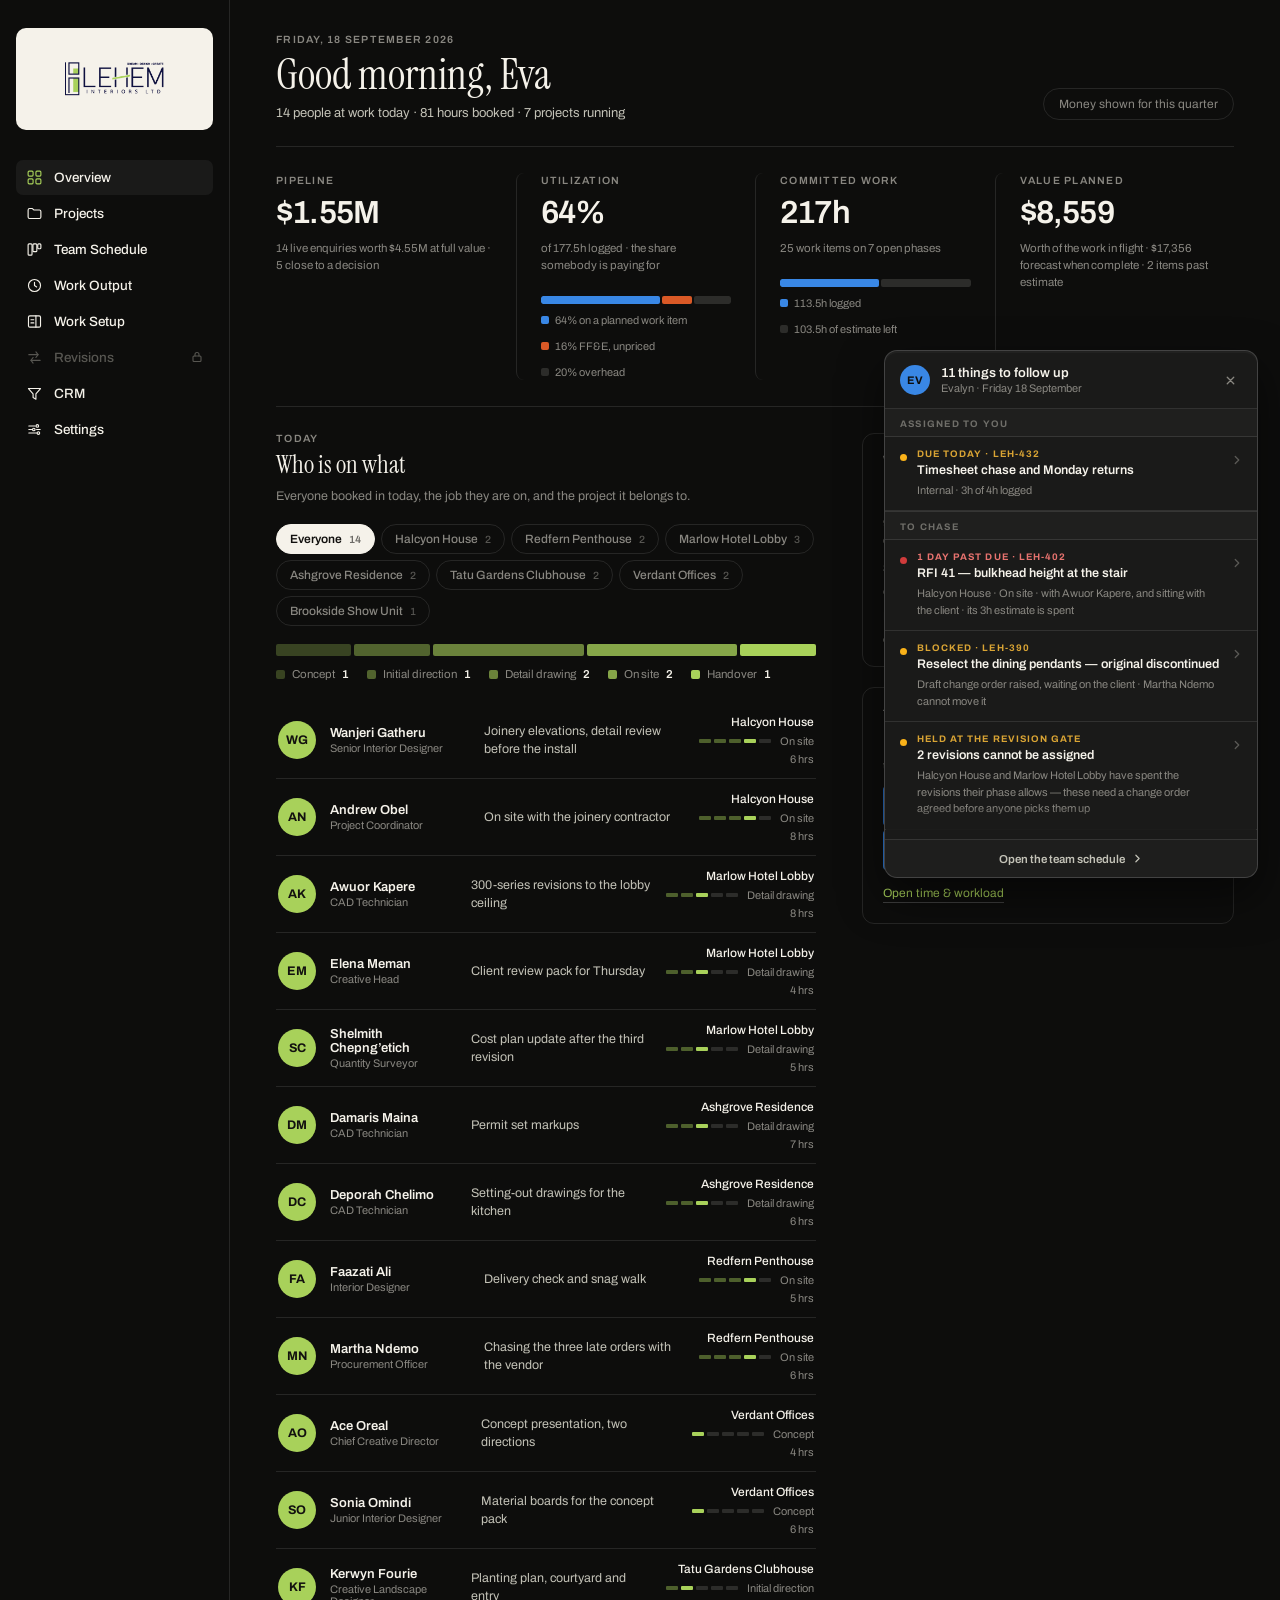
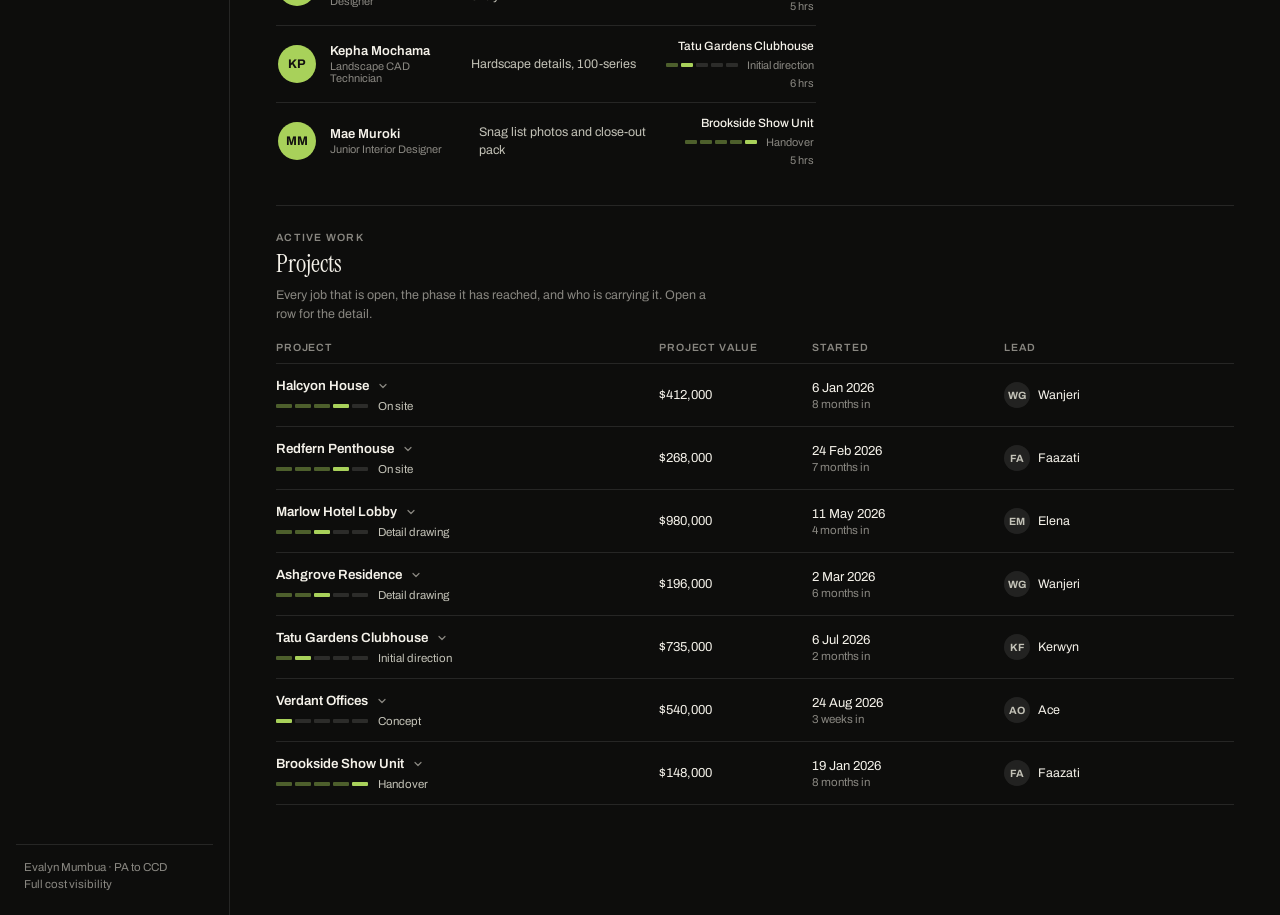
<file: index.html>
<!doctype html>
<html lang="en">
<head>
  <meta charset="utf-8">
  <meta name="viewport" content="width=device-width, initial-scale=1">
  <title>Overview — Lehem Interiors</title>
  <meta name="description" content="Operations overview for Lehem Interiors Ltd.">
  <link rel="icon" href="assets/lehem-logo.png">
  <link rel="preconnect" href="https://fonts.googleapis.com">
  <link rel="preconnect" href="https://fonts.gstatic.com" crossorigin>
  <link rel="stylesheet" href="https://fonts.googleapis.com/css2?family=Archivo:wght@400;500;600;700&family=Instrument+Serif:ital@0;1&display=swap">
  <link rel="stylesheet" href="css/app.css">
</head>
<body>
  <div class="dash">

    <nav class="sidebar" aria-label="Primary">
      <div class="brand">
        <img src="assets/lehem-logo.png" alt="Lehem Interiors Ltd" class="brand-logo">
      </div>

      <button type="button" class="nav-toggle" aria-label="Menu" aria-expanded="false"></button>

      <div class="nav-list">
        <button type="button" class="nav-item active">
          <svg width="17" height="17" viewBox="0 0 24 24" fill="none" stroke="currentColor" stroke-width="1.6" stroke-linecap="round" stroke-linejoin="round"><rect x="3" y="3" width="7" height="7" rx="1.5"/><rect x="14" y="3" width="7" height="7" rx="1.5"/><rect x="3" y="14" width="7" height="7" rx="1.5"/><rect x="14" y="14" width="7" height="7" rx="1.5"/></svg>
          Overview
        </button>
        <a href="projects.html" class="nav-item">
          <svg width="17" height="17" viewBox="0 0 24 24" fill="none" stroke="currentColor" stroke-width="1.6" stroke-linecap="round" stroke-linejoin="round"><path d="M3 7a2 2 0 0 1 2-2h4l2 2h8a2 2 0 0 1 2 2v8a2 2 0 0 1-2 2H5a2 2 0 0 1-2-2V7z"/></svg>
          Projects
        </a>
        <a href="desk.html" class="nav-item">
          <svg width="17" height="17" viewBox="0 0 24 24" fill="none" stroke="currentColor" stroke-width="1.6" stroke-linecap="round" stroke-linejoin="round"><rect x="3" y="4" width="5.5" height="16" rx="1.4"/><rect x="9.8" y="4" width="5.5" height="11" rx="1.4"/><rect x="16.6" y="4" width="4.4" height="7" rx="1.4"/></svg>
          Team Schedule
        </a>
        <a href="workload.html" class="nav-item">
          <svg width="17" height="17" viewBox="0 0 24 24" fill="none" stroke="currentColor" stroke-width="1.6" stroke-linecap="round" stroke-linejoin="round"><circle cx="12" cy="12" r="8.5"/><path d="M12 7.5V12l3 2"/></svg>
          Work Output
        </a>
        <a href="costing.html" class="nav-item">
          <svg width="17" height="17" viewBox="0 0 24 24" fill="none" stroke="currentColor" stroke-width="1.6" stroke-linecap="round" stroke-linejoin="round"><rect x="3.5" y="4" width="17" height="16" rx="2"/><path d="M14 4v16"/><path d="M7 9.5h4"/><path d="M7 14h4"/></svg>
          Work Setup
        </a>
        <button type="button" class="nav-item locked" disabled>
          <svg width="17" height="17" viewBox="0 0 24 24" fill="none" stroke="currentColor" stroke-width="1.6" stroke-linecap="round" stroke-linejoin="round"><path d="M4 8h13"/><path d="M14 4l3 4-3 4"/><path d="M20 16H7"/><path d="M10 20l-3-4 3-4"/></svg>
          Revisions
          <svg class="lock" width="12" height="12" viewBox="0 0 24 24" fill="none" stroke="currentColor" stroke-width="2.2" stroke-linecap="round" stroke-linejoin="round"><rect x="4" y="10" width="16" height="11" rx="2"/><path d="M8 10V7a4 4 0 0 1 8 0v3"/></svg>
        </button>
        <a href="crm.html" class="nav-item">
          <svg width="17" height="17" viewBox="0 0 24 24" fill="none" stroke="currentColor" stroke-width="1.6" stroke-linecap="round" stroke-linejoin="round"><path d="M3.5 5h17l-6.5 7.6V20l-4-2.2v-5.2z"/></svg>
          CRM
        </a>
        <a href="settings.html" class="nav-item">
          <svg width="17" height="17" viewBox="0 0 24 24" fill="none" stroke="currentColor" stroke-width="1.6" stroke-linecap="round" stroke-linejoin="round"><path d="M4 7h9"/><circle cx="16" cy="7" r="1.8"/><path d="M4 12h4"/><circle cx="11" cy="12" r="1.8"/><path d="M15 12h5"/><path d="M4 17h11"/><circle cx="17.5" cy="17" r="1.8"/></svg>
          Settings
        </a>
      </div>

      <div class="sidebar-foot">Evalyn Mumbua · PA to CCD<br>Full cost visibility</div>
    </nav>

    <main class="main">
      <div class="main-inner" id="app"></div>
    </main>

  </div>

  <script src="js/nav.js"></script>
  <script src="js/desk-data.js"></script>
  <script src="js/plan.js"></script>
  <script src="js/crm-data.js"></script>
  <script src="js/overview.js"></script>
  <script src="js/feed.js"></script>
</body>
</html>
</file>
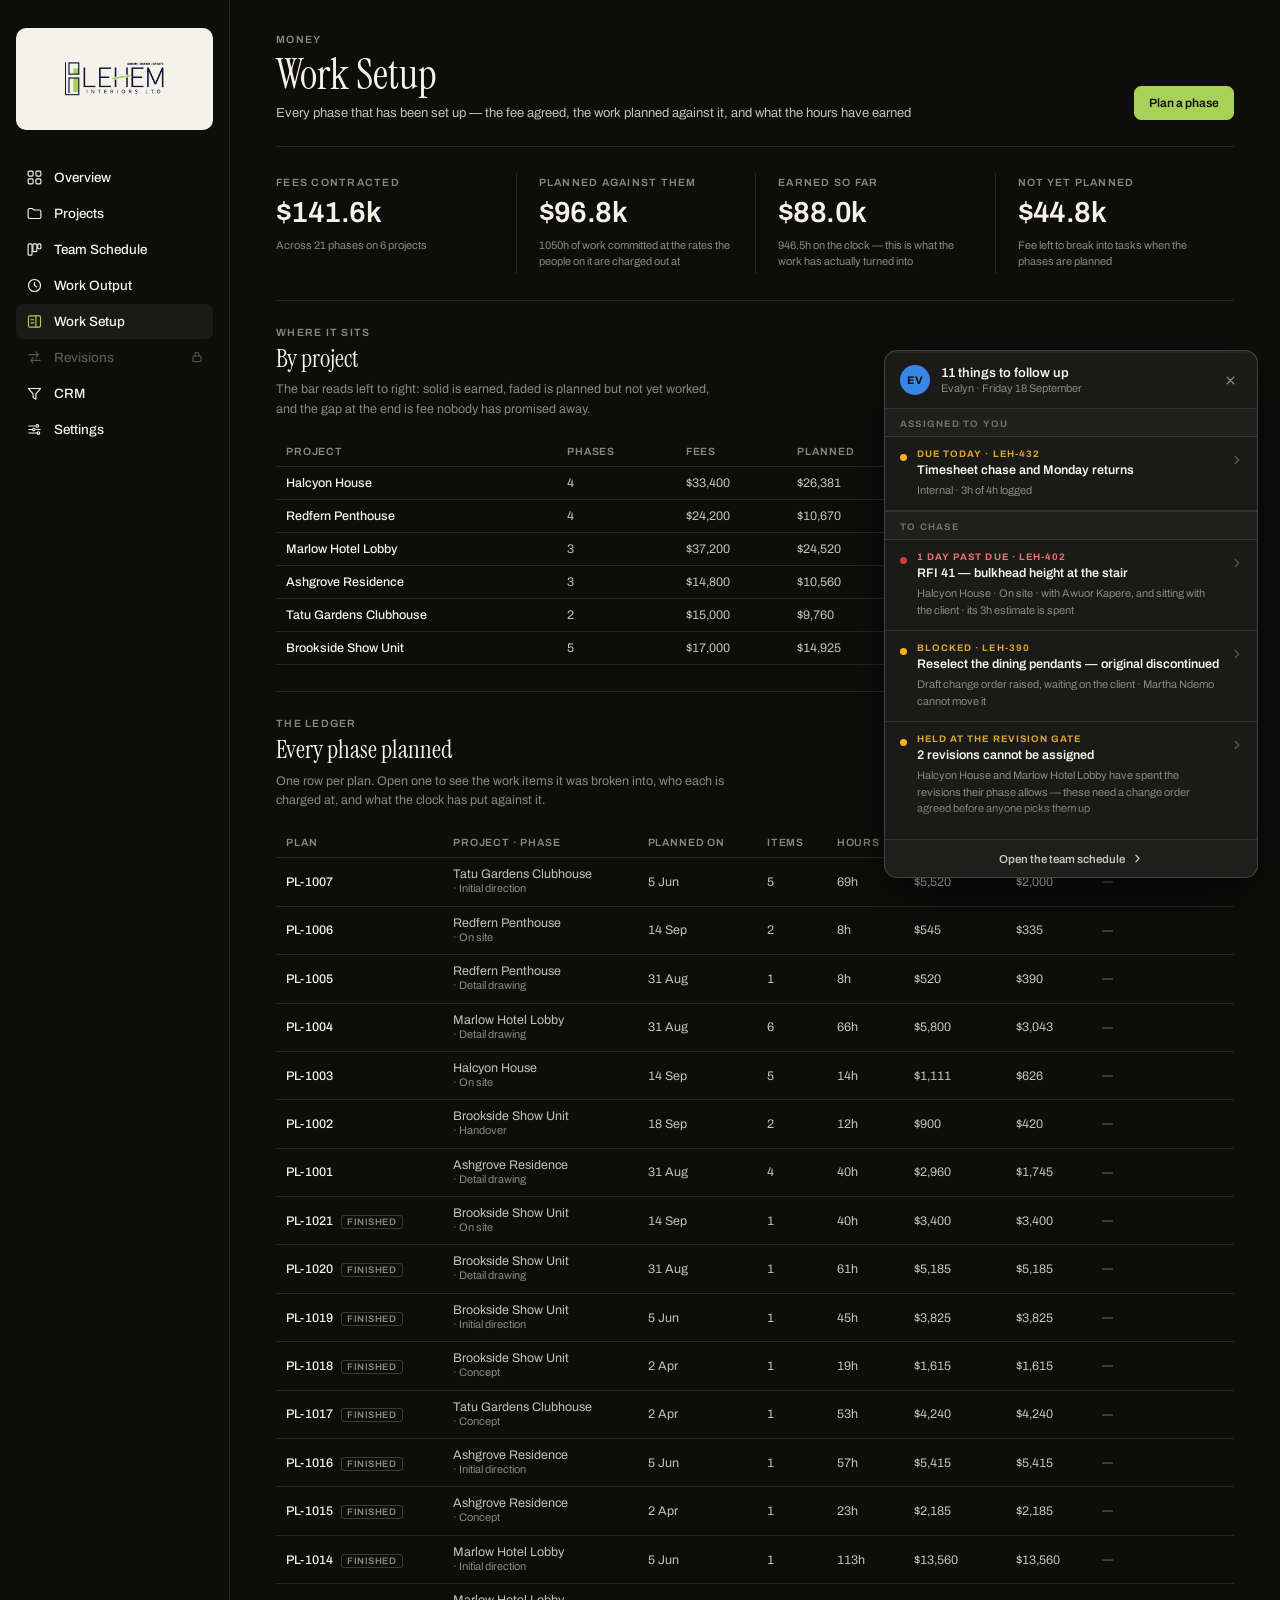
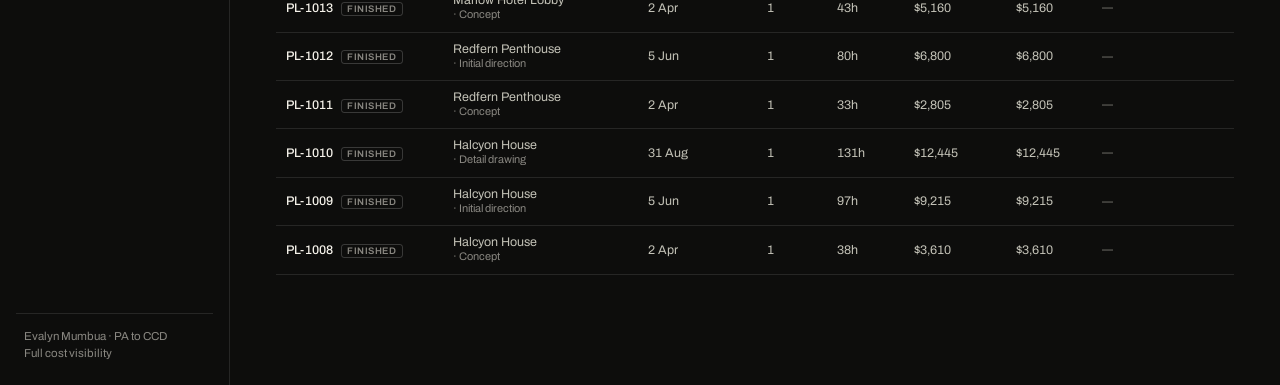
<file: costing.html>
<!doctype html>
<html lang="en">
<head>
  <meta charset="utf-8">
  <meta name="viewport" content="width=device-width, initial-scale=1">
  <title>Work Setup — Lehem Interiors</title>
  <meta name="description" content="The phase ledger — the fee agreed, the work planned against it, and what the hours have earned.">
  <link rel="icon" href="assets/lehem-logo.png">
  <link rel="preconnect" href="https://fonts.googleapis.com">
  <link rel="preconnect" href="https://fonts.gstatic.com" crossorigin>
  <link rel="stylesheet" href="https://fonts.googleapis.com/css2?family=Archivo:wght@400;500;600;700&family=Instrument+Serif:ital@0;1&display=swap">
  <link rel="stylesheet" href="css/app.css">
</head>
<body>
  <div class="dash">

    <nav class="sidebar" aria-label="Primary">
      <div class="brand">
        <img src="assets/lehem-logo.png" alt="Lehem Interiors Ltd" class="brand-logo">
      </div>

      <button type="button" class="nav-toggle" aria-label="Menu" aria-expanded="false"></button>

      <div class="nav-list">
        <a href="index.html" class="nav-item">
          <svg width="17" height="17" viewBox="0 0 24 24" fill="none" stroke="currentColor" stroke-width="1.6" stroke-linecap="round" stroke-linejoin="round"><rect x="3" y="3" width="7" height="7" rx="1.5"/><rect x="14" y="3" width="7" height="7" rx="1.5"/><rect x="3" y="14" width="7" height="7" rx="1.5"/><rect x="14" y="14" width="7" height="7" rx="1.5"/></svg>
          Overview
        </a>
        <a href="projects.html" class="nav-item">
          <svg width="17" height="17" viewBox="0 0 24 24" fill="none" stroke="currentColor" stroke-width="1.6" stroke-linecap="round" stroke-linejoin="round"><path d="M3 7a2 2 0 0 1 2-2h4l2 2h8a2 2 0 0 1 2 2v8a2 2 0 0 1-2 2H5a2 2 0 0 1-2-2V7z"/></svg>
          Projects
        </a>
        <a href="desk.html" class="nav-item">
          <svg width="17" height="17" viewBox="0 0 24 24" fill="none" stroke="currentColor" stroke-width="1.6" stroke-linecap="round" stroke-linejoin="round"><rect x="3" y="4" width="5.5" height="16" rx="1.4"/><rect x="9.8" y="4" width="5.5" height="11" rx="1.4"/><rect x="16.6" y="4" width="4.4" height="7" rx="1.4"/></svg>
          Team Schedule
        </a>
        <a href="workload.html" class="nav-item">
          <svg width="17" height="17" viewBox="0 0 24 24" fill="none" stroke="currentColor" stroke-width="1.6" stroke-linecap="round" stroke-linejoin="round"><circle cx="12" cy="12" r="8.5"/><path d="M12 7.5V12l3 2"/></svg>
          Work Output
        </a>
        <button type="button" class="nav-item active">
          <svg width="17" height="17" viewBox="0 0 24 24" fill="none" stroke="currentColor" stroke-width="1.6" stroke-linecap="round" stroke-linejoin="round"><rect x="3.5" y="4" width="17" height="16" rx="2"/><path d="M14 4v16"/><path d="M7 9.5h4"/><path d="M7 14h4"/></svg>
          Work Setup
        </button>
        <button type="button" class="nav-item locked" disabled>
          <svg width="17" height="17" viewBox="0 0 24 24" fill="none" stroke="currentColor" stroke-width="1.6" stroke-linecap="round" stroke-linejoin="round"><path d="M4 8h13"/><path d="M14 4l3 4-3 4"/><path d="M20 16H7"/><path d="M10 20l-3-4 3-4"/></svg>
          Revisions
          <svg class="lock" width="12" height="12" viewBox="0 0 24 24" fill="none" stroke="currentColor" stroke-width="2.2" stroke-linecap="round" stroke-linejoin="round"><rect x="4" y="10" width="16" height="11" rx="2"/><path d="M8 10V7a4 4 0 0 1 8 0v3"/></svg>
        </button>
        <a href="crm.html" class="nav-item">
          <svg width="17" height="17" viewBox="0 0 24 24" fill="none" stroke="currentColor" stroke-width="1.6" stroke-linecap="round" stroke-linejoin="round"><path d="M3.5 5h17l-6.5 7.6V20l-4-2.2v-5.2z"/></svg>
          CRM
        </a>
        <a href="settings.html" class="nav-item">
          <svg width="17" height="17" viewBox="0 0 24 24" fill="none" stroke="currentColor" stroke-width="1.6" stroke-linecap="round" stroke-linejoin="round"><path d="M4 7h9"/><circle cx="16" cy="7" r="1.8"/><path d="M4 12h4"/><circle cx="11" cy="12" r="1.8"/><path d="M15 12h5"/><path d="M4 17h11"/><circle cx="17.5" cy="17" r="1.8"/></svg>
          Settings
        </a>
      </div>

      <div class="sidebar-foot">Evalyn Mumbua · PA to CCD<br>Full cost visibility</div>
    </nav>

    <main class="main">
      <div class="main-inner" id="app"></div>
    </main>

  </div>

  <script src="js/nav.js"></script>
  <script src="js/crm-data.js"></script>
  <script src="js/desk-data.js"></script>
  <script src="js/plan.js"></script>
  <script src="js/costing.js"></script>
  <script src="js/feed.js"></script>
</body>
</html>
</file>
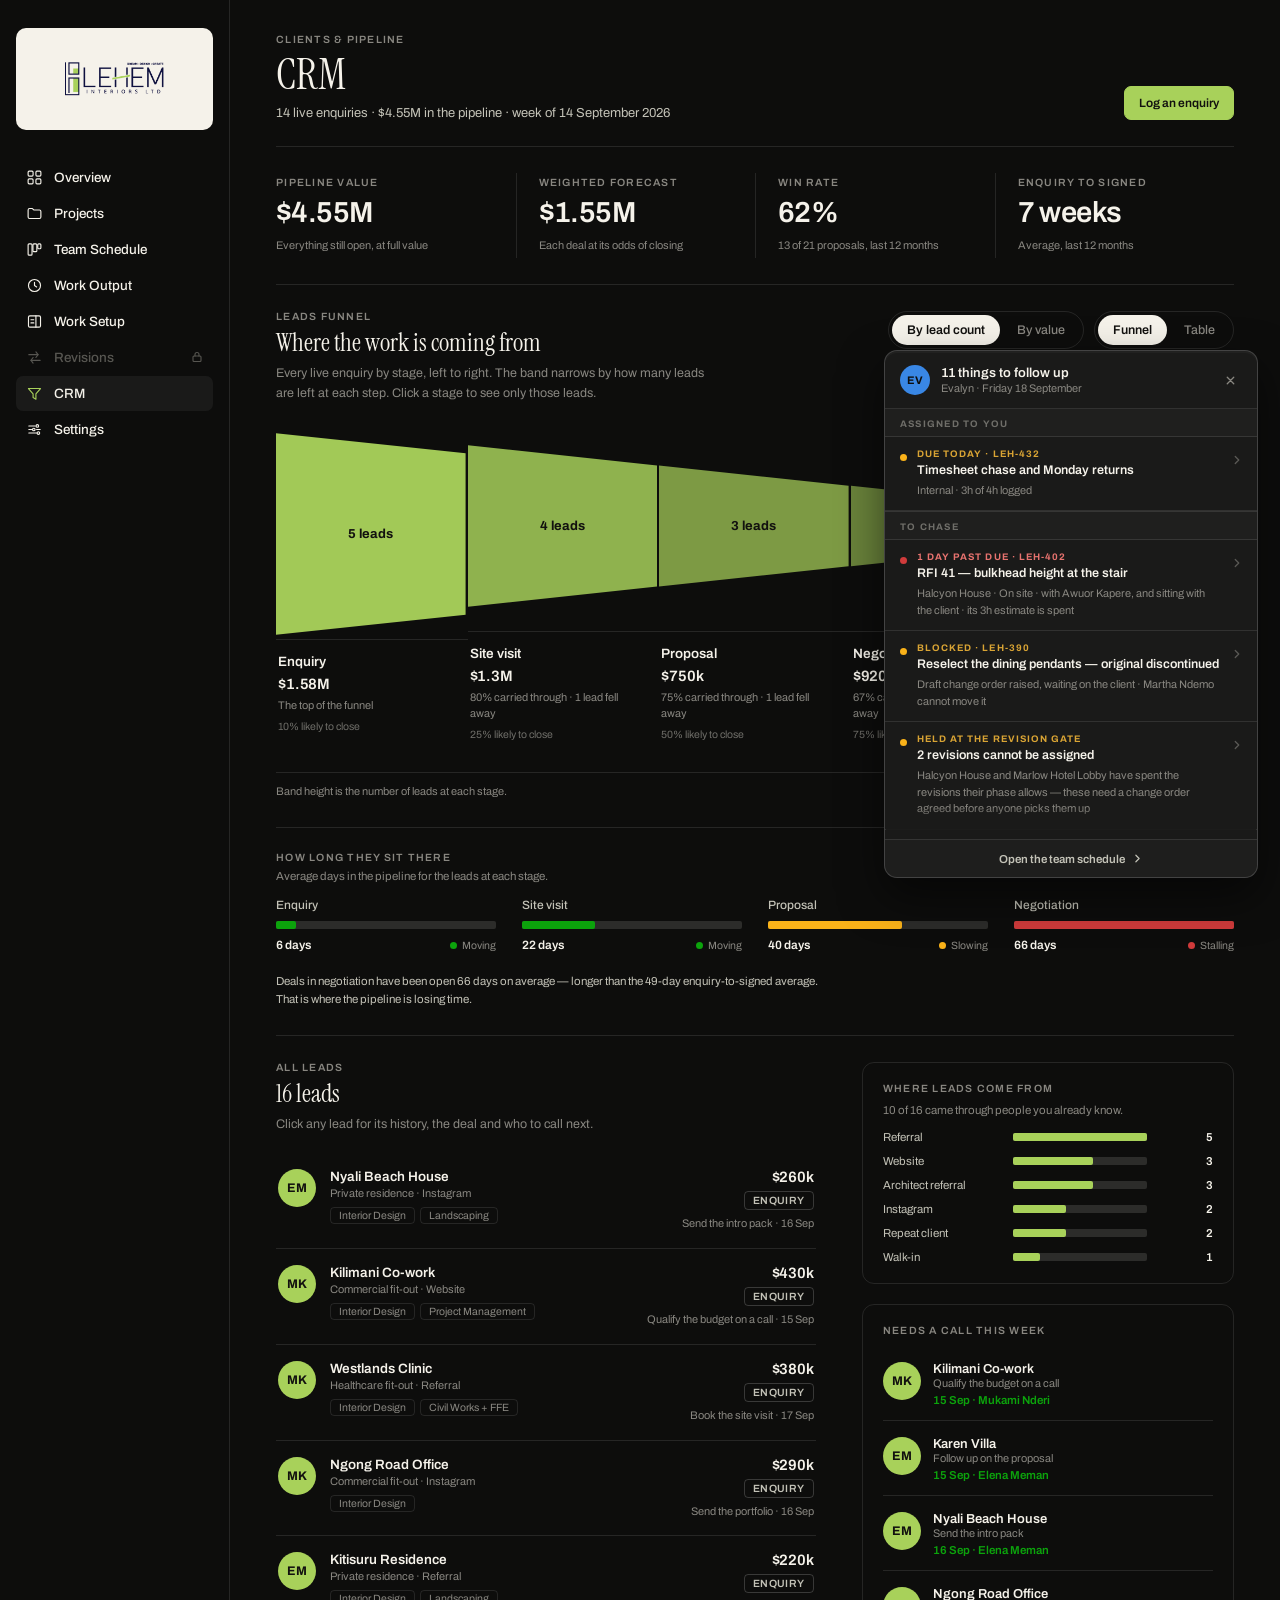
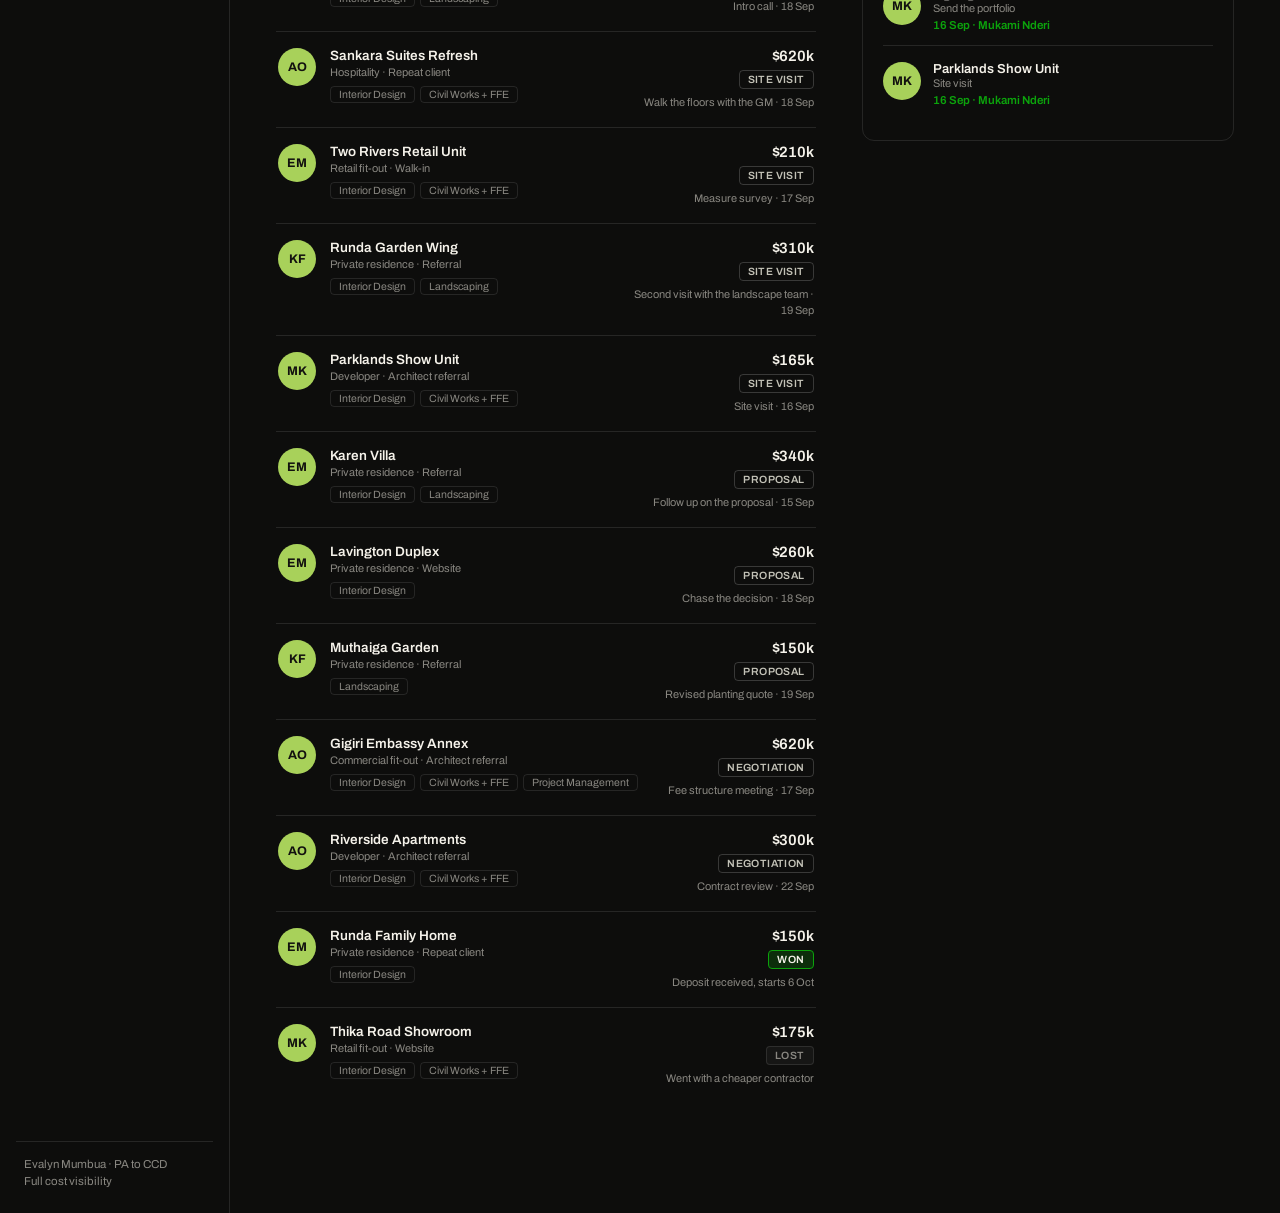
<file: crm.html>
<!doctype html>
<html lang="en">
<head>
  <meta charset="utf-8">
  <meta name="viewport" content="width=device-width, initial-scale=1">
  <title>CRM — Lehem Interiors</title>
  <meta name="description" content="Enquiries, the leads funnel, and what to follow up this week.">
  <link rel="icon" href="assets/lehem-logo.png">
  <link rel="preconnect" href="https://fonts.googleapis.com">
  <link rel="preconnect" href="https://fonts.gstatic.com" crossorigin>
  <link rel="stylesheet" href="https://fonts.googleapis.com/css2?family=Archivo:wght@400;500;600;700&family=Instrument+Serif:ital@0;1&display=swap">
  <link rel="stylesheet" href="css/app.css">
</head>
<body>
  <div class="dash">

    <nav class="sidebar" aria-label="Primary">
      <div class="brand">
        <img src="assets/lehem-logo.png" alt="Lehem Interiors Ltd" class="brand-logo">
      </div>

      <button type="button" class="nav-toggle" aria-label="Menu" aria-expanded="false"></button>

      <div class="nav-list">
        <a href="index.html" class="nav-item">
          <svg width="17" height="17" viewBox="0 0 24 24" fill="none" stroke="currentColor" stroke-width="1.6" stroke-linecap="round" stroke-linejoin="round"><rect x="3" y="3" width="7" height="7" rx="1.5"/><rect x="14" y="3" width="7" height="7" rx="1.5"/><rect x="3" y="14" width="7" height="7" rx="1.5"/><rect x="14" y="14" width="7" height="7" rx="1.5"/></svg>
          Overview
        </a>
        <a href="projects.html" class="nav-item">
          <svg width="17" height="17" viewBox="0 0 24 24" fill="none" stroke="currentColor" stroke-width="1.6" stroke-linecap="round" stroke-linejoin="round"><path d="M3 7a2 2 0 0 1 2-2h4l2 2h8a2 2 0 0 1 2 2v8a2 2 0 0 1-2 2H5a2 2 0 0 1-2-2V7z"/></svg>
          Projects
        </a>
        <a href="desk.html" class="nav-item">
          <svg width="17" height="17" viewBox="0 0 24 24" fill="none" stroke="currentColor" stroke-width="1.6" stroke-linecap="round" stroke-linejoin="round"><rect x="3" y="4" width="5.5" height="16" rx="1.4"/><rect x="9.8" y="4" width="5.5" height="11" rx="1.4"/><rect x="16.6" y="4" width="4.4" height="7" rx="1.4"/></svg>
          Team Schedule
        </a>
        <a href="workload.html" class="nav-item">
          <svg width="17" height="17" viewBox="0 0 24 24" fill="none" stroke="currentColor" stroke-width="1.6" stroke-linecap="round" stroke-linejoin="round"><circle cx="12" cy="12" r="8.5"/><path d="M12 7.5V12l3 2"/></svg>
          Work Output
        </a>
        <a href="costing.html" class="nav-item">
          <svg width="17" height="17" viewBox="0 0 24 24" fill="none" stroke="currentColor" stroke-width="1.6" stroke-linecap="round" stroke-linejoin="round"><rect x="3.5" y="4" width="17" height="16" rx="2"/><path d="M14 4v16"/><path d="M7 9.5h4"/><path d="M7 14h4"/></svg>
          Work Setup
        </a>
        <button type="button" class="nav-item locked" disabled>
          <svg width="17" height="17" viewBox="0 0 24 24" fill="none" stroke="currentColor" stroke-width="1.6" stroke-linecap="round" stroke-linejoin="round"><path d="M4 8h13"/><path d="M14 4l3 4-3 4"/><path d="M20 16H7"/><path d="M10 20l-3-4 3-4"/></svg>
          Revisions
          <svg class="lock" width="12" height="12" viewBox="0 0 24 24" fill="none" stroke="currentColor" stroke-width="2.2" stroke-linecap="round" stroke-linejoin="round"><rect x="4" y="10" width="16" height="11" rx="2"/><path d="M8 10V7a4 4 0 0 1 8 0v3"/></svg>
        </button>
        <button type="button" class="nav-item active">
          <svg width="17" height="17" viewBox="0 0 24 24" fill="none" stroke="currentColor" stroke-width="1.6" stroke-linecap="round" stroke-linejoin="round"><path d="M3.5 5h17l-6.5 7.6V20l-4-2.2v-5.2z"/></svg>
          CRM
        </button>
        <a href="settings.html" class="nav-item">
          <svg width="17" height="17" viewBox="0 0 24 24" fill="none" stroke="currentColor" stroke-width="1.6" stroke-linecap="round" stroke-linejoin="round"><path d="M4 7h9"/><circle cx="16" cy="7" r="1.8"/><path d="M4 12h4"/><circle cx="11" cy="12" r="1.8"/><path d="M15 12h5"/><path d="M4 17h11"/><circle cx="17.5" cy="17" r="1.8"/></svg>
          Settings
        </a>
      </div>

      <div class="sidebar-foot">Evalyn Mumbua · PA to CCD<br>Full cost visibility</div>
    </nav>

    <main class="main">
      <div class="main-inner" id="app"></div>
    </main>

  </div>

  <script src="js/nav.js"></script>
  <script src="js/crm-data.js"></script>
  <script src="js/desk-data.js"></script>
  <script src="js/plan.js"></script>
  <script src="js/crm.js"></script>
  <script src="js/feed.js"></script>
</body>
</html>
</file>
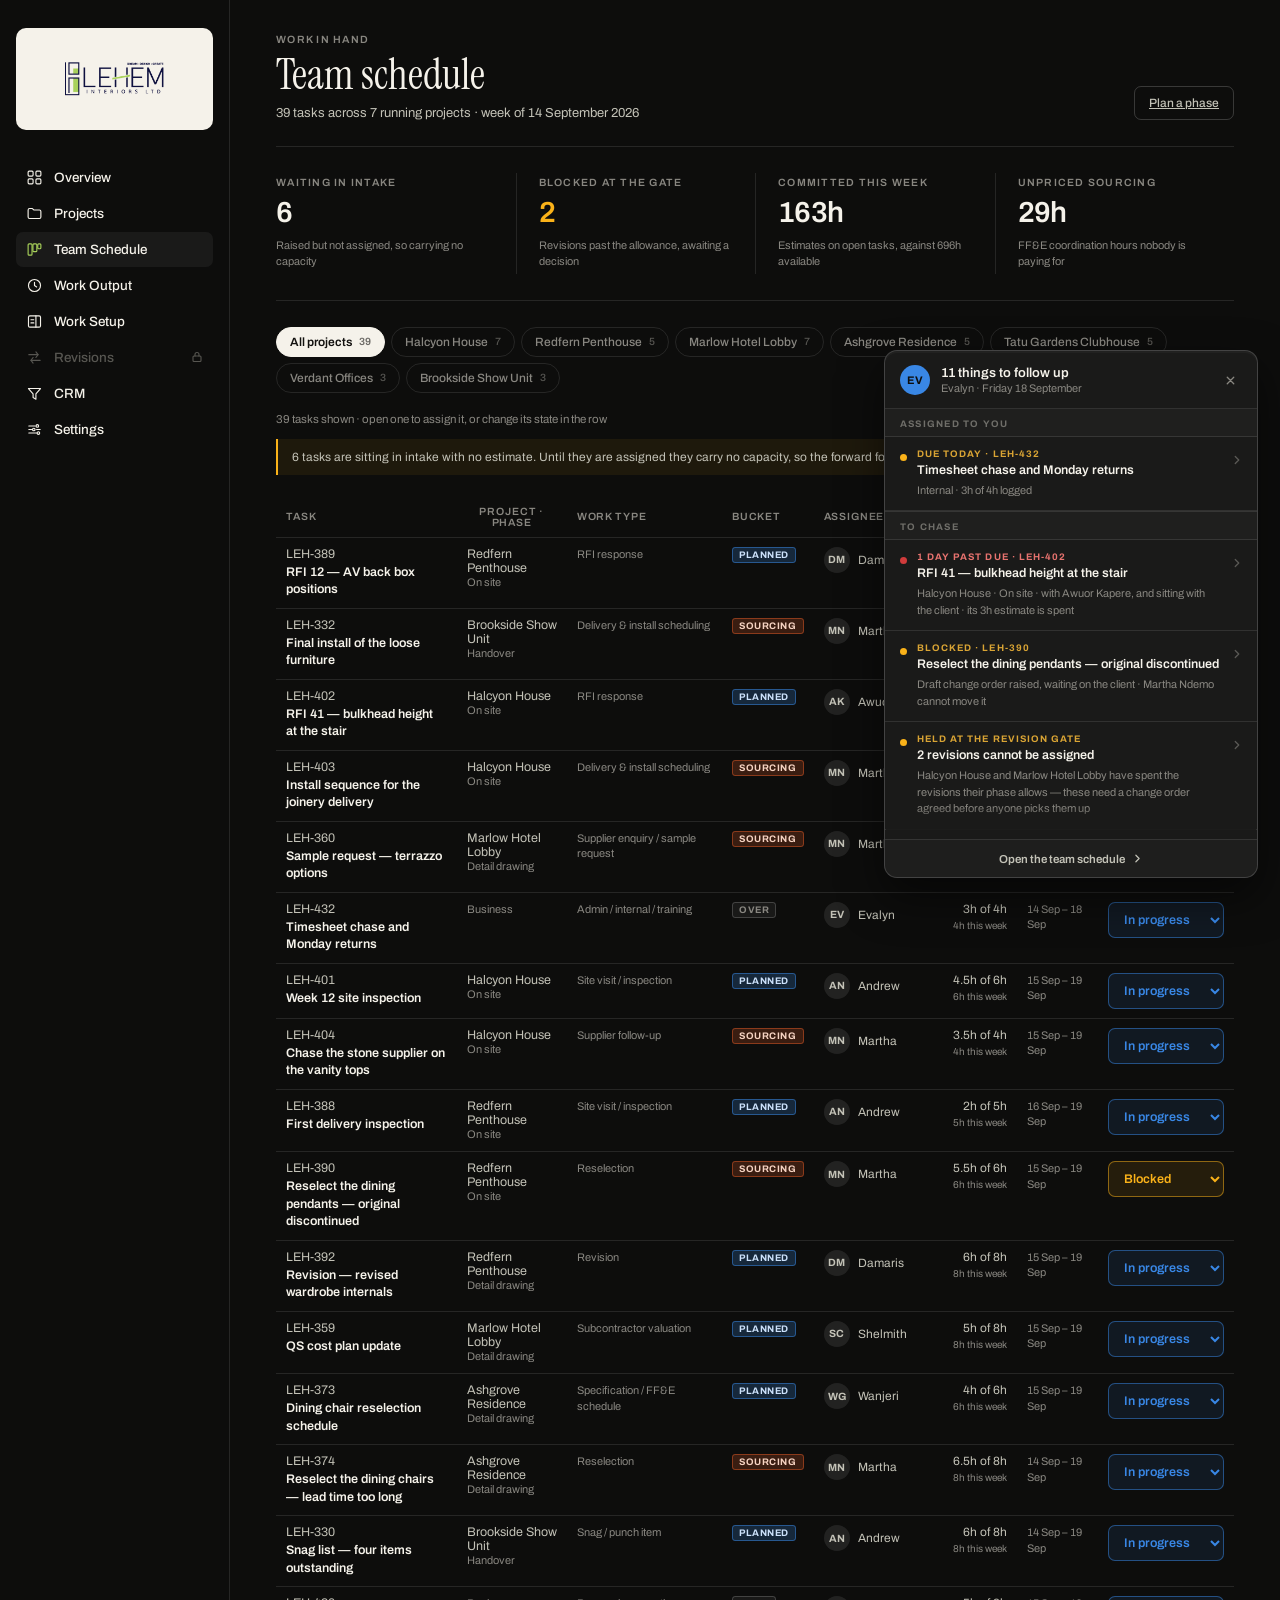
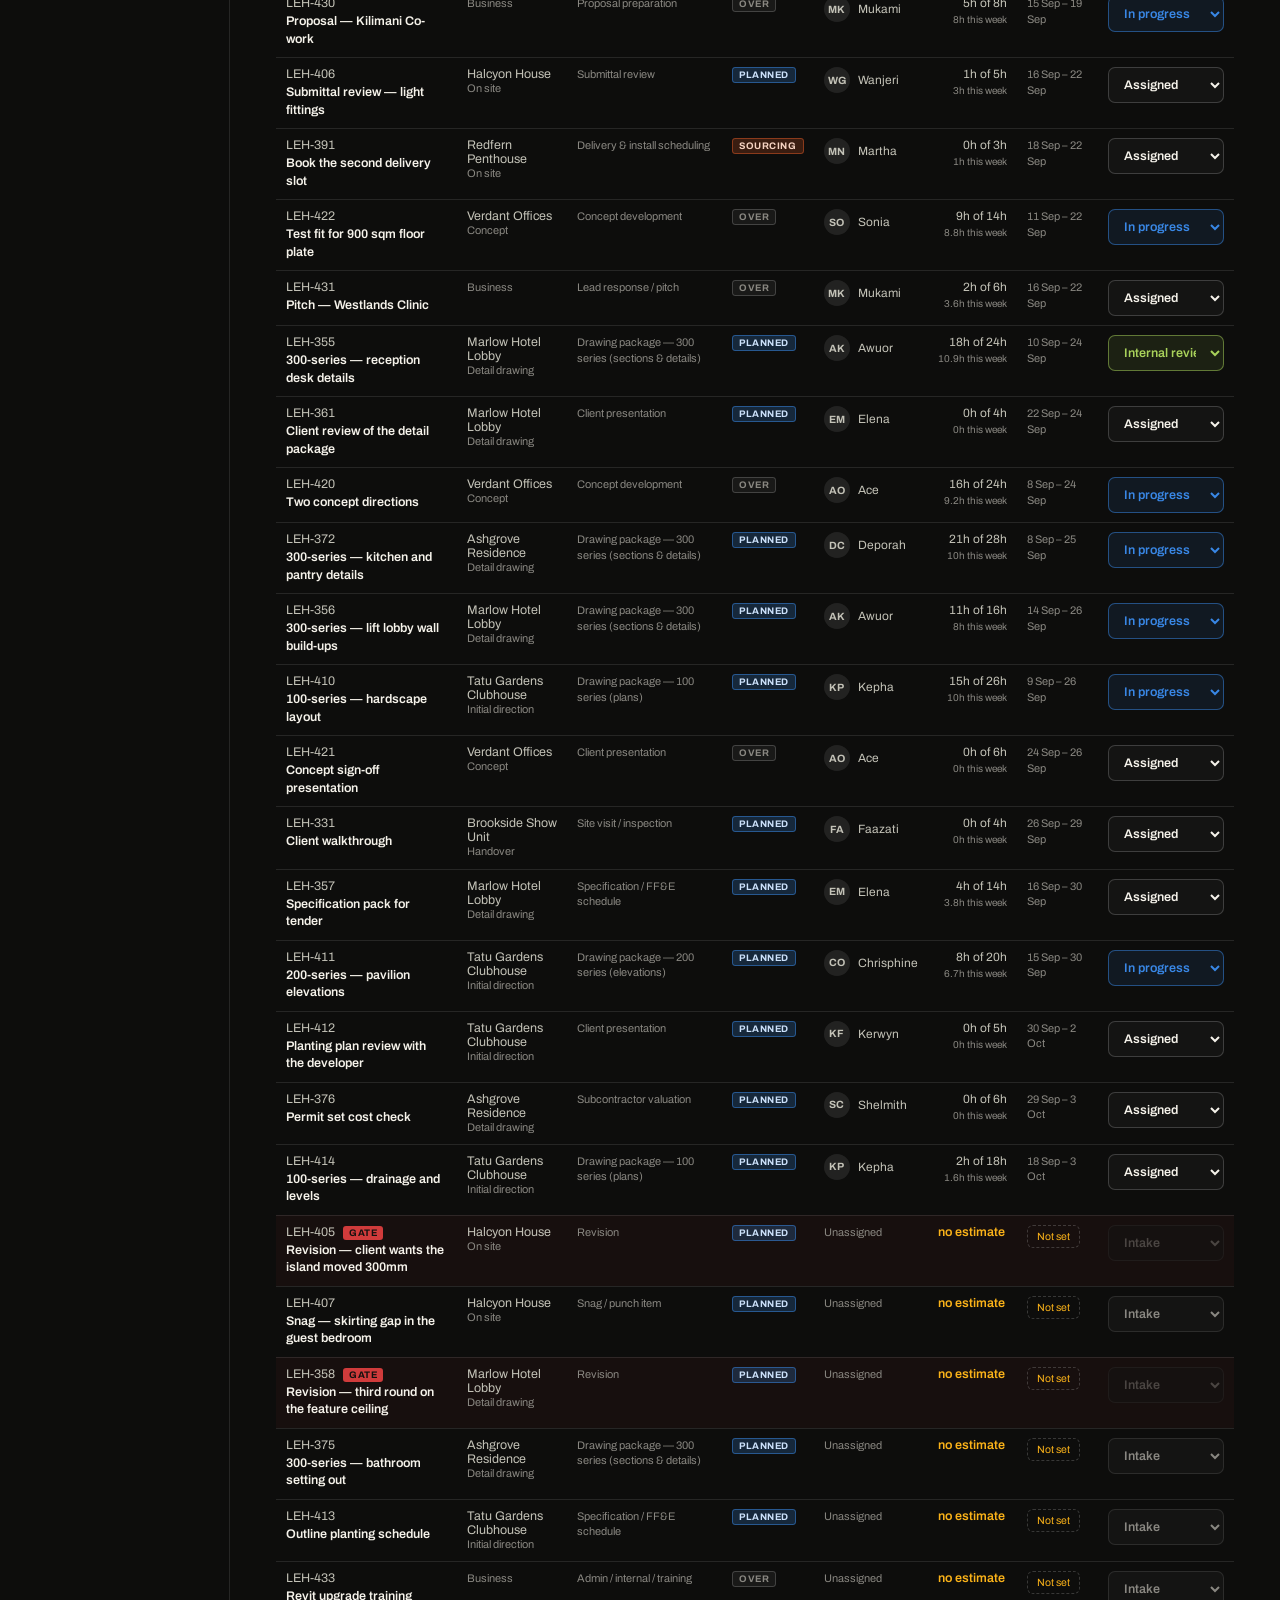
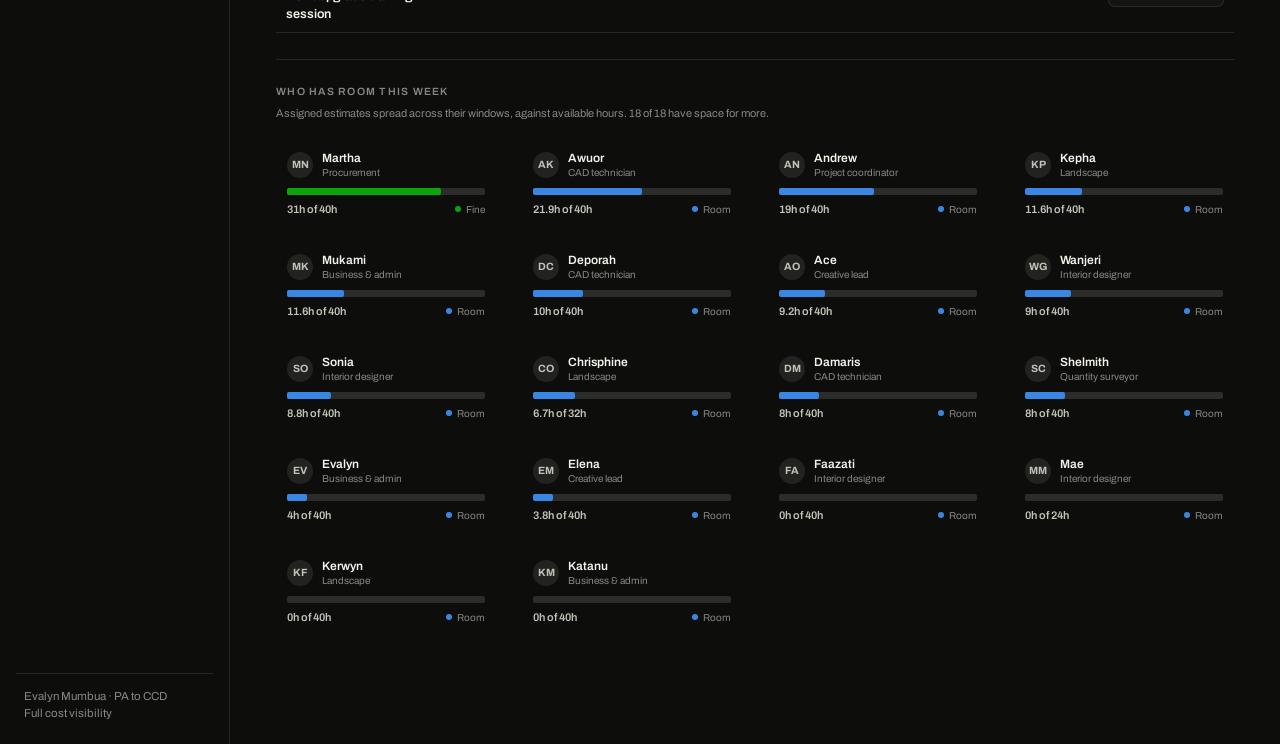
<file: desk.html>
<!doctype html>
<html lang="en">
<head>
  <meta charset="utf-8">
  <meta name="viewport" content="width=device-width, initial-scale=1">
  <title>Team Schedule — Lehem Interiors</title>
  <meta name="description" content="Tasks, estimates and the revision gate — how work is distributed and tracked.">
  <link rel="icon" href="assets/lehem-logo.png">
  <link rel="preconnect" href="https://fonts.googleapis.com">
  <link rel="preconnect" href="https://fonts.gstatic.com" crossorigin>
  <link rel="stylesheet" href="https://fonts.googleapis.com/css2?family=Archivo:wght@400;500;600;700&family=Instrument+Serif:ital@0;1&display=swap">
  <link rel="stylesheet" href="css/app.css">
</head>
<body>
  <div class="dash">

    <nav class="sidebar" aria-label="Primary">
      <div class="brand">
        <img src="assets/lehem-logo.png" alt="Lehem Interiors Ltd" class="brand-logo">
      </div>

      <button type="button" class="nav-toggle" aria-label="Menu" aria-expanded="false"></button>

      <div class="nav-list">
        <a href="index.html" class="nav-item">
          <svg width="17" height="17" viewBox="0 0 24 24" fill="none" stroke="currentColor" stroke-width="1.6" stroke-linecap="round" stroke-linejoin="round"><rect x="3" y="3" width="7" height="7" rx="1.5"/><rect x="14" y="3" width="7" height="7" rx="1.5"/><rect x="3" y="14" width="7" height="7" rx="1.5"/><rect x="14" y="14" width="7" height="7" rx="1.5"/></svg>
          Overview
        </a>
        <a href="projects.html" class="nav-item">
          <svg width="17" height="17" viewBox="0 0 24 24" fill="none" stroke="currentColor" stroke-width="1.6" stroke-linecap="round" stroke-linejoin="round"><path d="M3 7a2 2 0 0 1 2-2h4l2 2h8a2 2 0 0 1 2 2v8a2 2 0 0 1-2 2H5a2 2 0 0 1-2-2V7z"/></svg>
          Projects
        </a>
        <button type="button" class="nav-item active">
          <svg width="17" height="17" viewBox="0 0 24 24" fill="none" stroke="currentColor" stroke-width="1.6" stroke-linecap="round" stroke-linejoin="round"><rect x="3" y="4" width="5.5" height="16" rx="1.4"/><rect x="9.8" y="4" width="5.5" height="11" rx="1.4"/><rect x="16.6" y="4" width="4.4" height="7" rx="1.4"/></svg>
          Team Schedule
        </button>
        <a href="workload.html" class="nav-item">
          <svg width="17" height="17" viewBox="0 0 24 24" fill="none" stroke="currentColor" stroke-width="1.6" stroke-linecap="round" stroke-linejoin="round"><circle cx="12" cy="12" r="8.5"/><path d="M12 7.5V12l3 2"/></svg>
          Work Output
        </a>
        <a href="costing.html" class="nav-item">
          <svg width="17" height="17" viewBox="0 0 24 24" fill="none" stroke="currentColor" stroke-width="1.6" stroke-linecap="round" stroke-linejoin="round"><rect x="3.5" y="4" width="17" height="16" rx="2"/><path d="M14 4v16"/><path d="M7 9.5h4"/><path d="M7 14h4"/></svg>
          Work Setup
        </a>
        <button type="button" class="nav-item locked" disabled>
          <svg width="17" height="17" viewBox="0 0 24 24" fill="none" stroke="currentColor" stroke-width="1.6" stroke-linecap="round" stroke-linejoin="round"><path d="M4 8h13"/><path d="M14 4l3 4-3 4"/><path d="M20 16H7"/><path d="M10 20l-3-4 3-4"/></svg>
          Revisions
          <svg class="lock" width="12" height="12" viewBox="0 0 24 24" fill="none" stroke="currentColor" stroke-width="2.2" stroke-linecap="round" stroke-linejoin="round"><rect x="4" y="10" width="16" height="11" rx="2"/><path d="M8 10V7a4 4 0 0 1 8 0v3"/></svg>
        </button>
        <a href="crm.html" class="nav-item">
          <svg width="17" height="17" viewBox="0 0 24 24" fill="none" stroke="currentColor" stroke-width="1.6" stroke-linecap="round" stroke-linejoin="round"><path d="M3.5 5h17l-6.5 7.6V20l-4-2.2v-5.2z"/></svg>
          CRM
        </a>
        <a href="settings.html" class="nav-item">
          <svg width="17" height="17" viewBox="0 0 24 24" fill="none" stroke="currentColor" stroke-width="1.6" stroke-linecap="round" stroke-linejoin="round"><path d="M4 7h9"/><circle cx="16" cy="7" r="1.8"/><path d="M4 12h4"/><circle cx="11" cy="12" r="1.8"/><path d="M15 12h5"/><path d="M4 17h11"/><circle cx="17.5" cy="17" r="1.8"/></svg>
          Settings
        </a>
      </div>

      <div class="sidebar-foot">Evalyn Mumbua · PA to CCD<br>Full cost visibility</div>
    </nav>

    <main class="main">
      <div class="main-inner" id="app"></div>
    </main>

  </div>

  <script src="js/nav.js"></script>
  <script src="js/crm-data.js"></script>
  <script src="js/desk-data.js"></script>
  <script src="js/plan.js"></script>
  <script src="js/desk.js"></script>
  <script src="js/feed.js"></script>
</body>
</html>
</file>
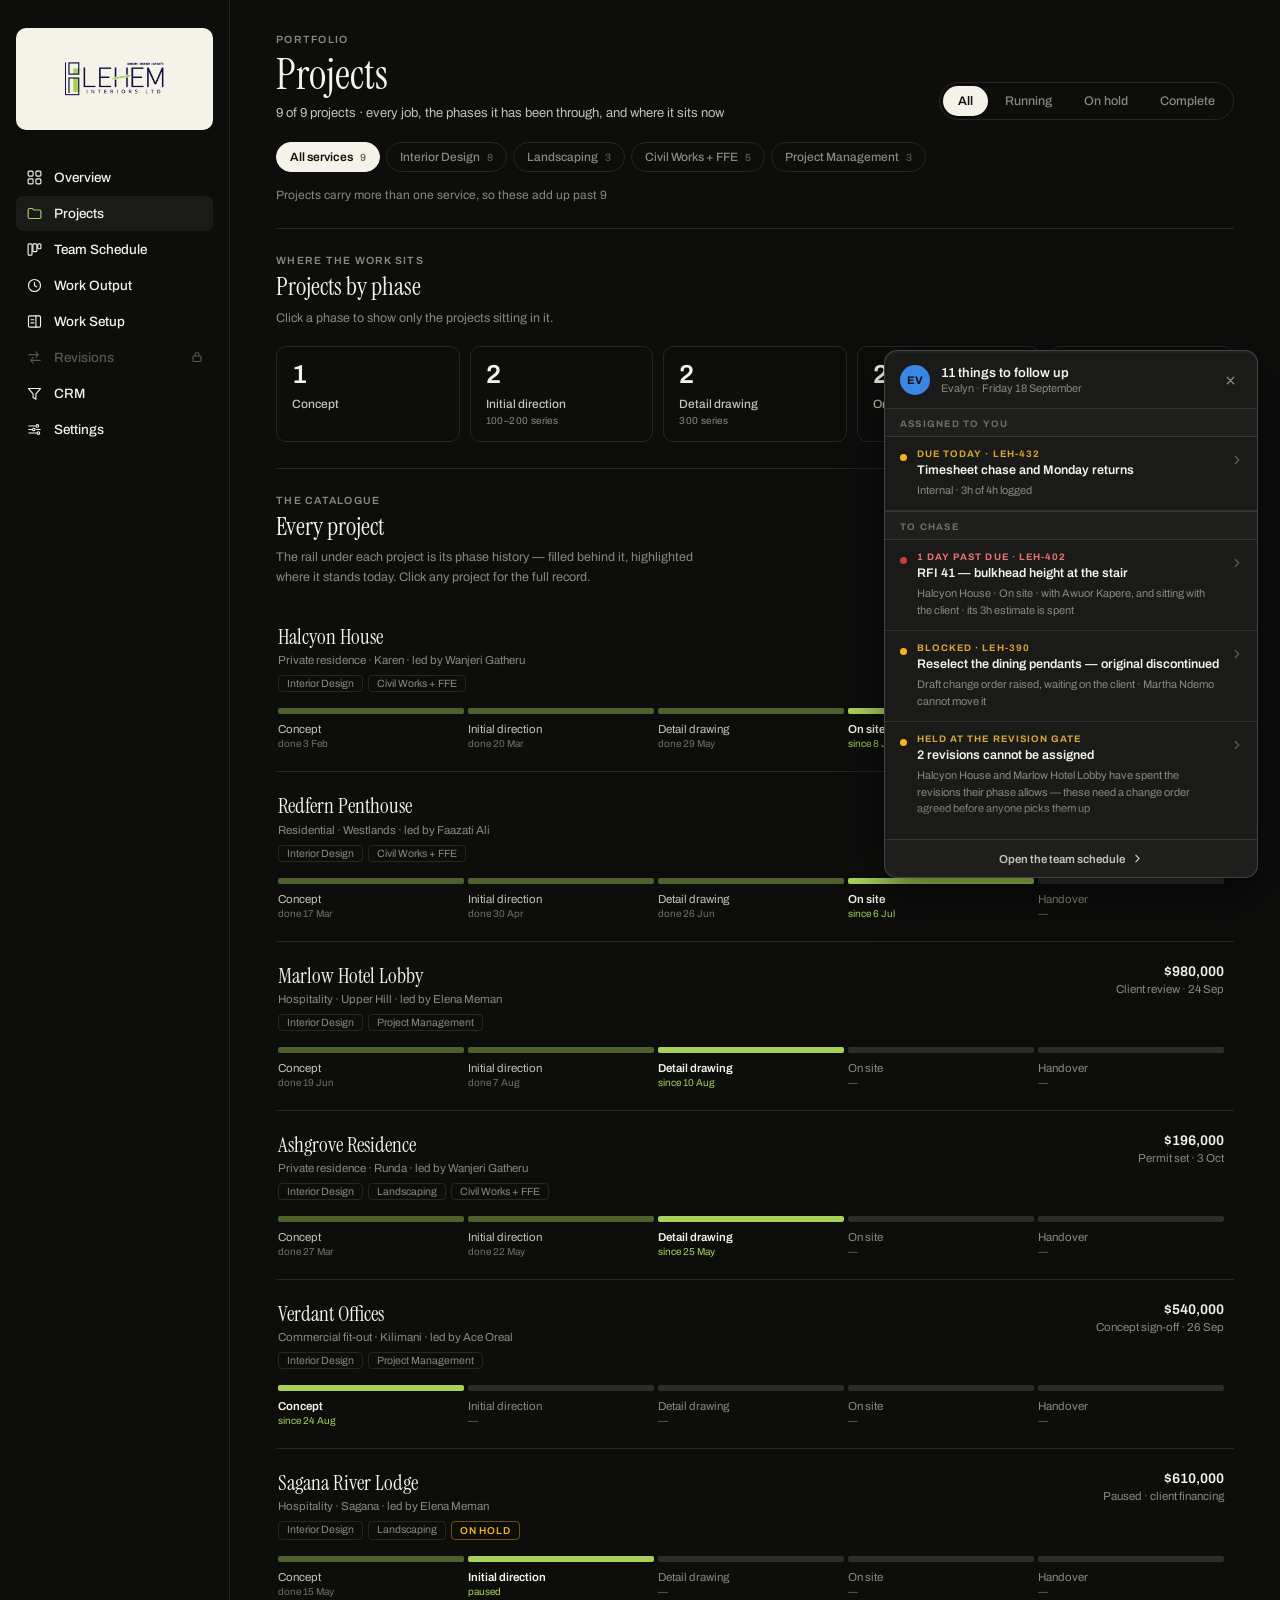
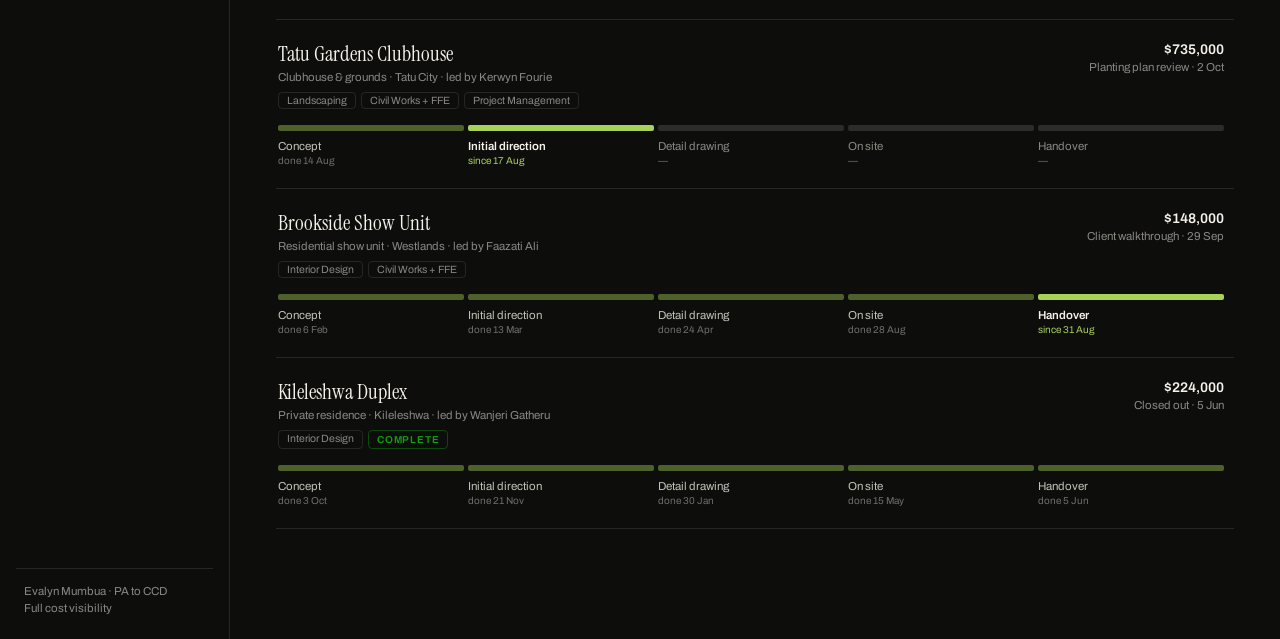
<file: projects.html>
<!doctype html>
<html lang="en">
<head>
  <meta charset="utf-8">
  <meta name="viewport" content="width=device-width, initial-scale=1">
  <title>Projects — Lehem Interiors</title>
  <meta name="description" content="Every project, the phases it has been through, and where it sits now.">
  <link rel="icon" href="assets/lehem-logo.png">
  <link rel="preconnect" href="https://fonts.googleapis.com">
  <link rel="preconnect" href="https://fonts.gstatic.com" crossorigin>
  <link rel="stylesheet" href="https://fonts.googleapis.com/css2?family=Archivo:wght@400;500;600;700&family=Instrument+Serif:ital@0;1&display=swap">
  <link rel="stylesheet" href="css/app.css">
</head>
<body>
  <div class="dash">

    <nav class="sidebar" aria-label="Primary">
      <div class="brand">
        <img src="assets/lehem-logo.png" alt="Lehem Interiors Ltd" class="brand-logo">
      </div>

      <button type="button" class="nav-toggle" aria-label="Menu" aria-expanded="false"></button>

      <div class="nav-list">
        <a href="index.html" class="nav-item">
          <svg width="17" height="17" viewBox="0 0 24 24" fill="none" stroke="currentColor" stroke-width="1.6" stroke-linecap="round" stroke-linejoin="round"><rect x="3" y="3" width="7" height="7" rx="1.5"/><rect x="14" y="3" width="7" height="7" rx="1.5"/><rect x="3" y="14" width="7" height="7" rx="1.5"/><rect x="14" y="14" width="7" height="7" rx="1.5"/></svg>
          Overview
        </a>
        <button type="button" class="nav-item active">
          <svg width="17" height="17" viewBox="0 0 24 24" fill="none" stroke="currentColor" stroke-width="1.6" stroke-linecap="round" stroke-linejoin="round"><path d="M3 7a2 2 0 0 1 2-2h4l2 2h8a2 2 0 0 1 2 2v8a2 2 0 0 1-2 2H5a2 2 0 0 1-2-2V7z"/></svg>
          Projects
        </button>
        <a href="desk.html" class="nav-item">
          <svg width="17" height="17" viewBox="0 0 24 24" fill="none" stroke="currentColor" stroke-width="1.6" stroke-linecap="round" stroke-linejoin="round"><rect x="3" y="4" width="5.5" height="16" rx="1.4"/><rect x="9.8" y="4" width="5.5" height="11" rx="1.4"/><rect x="16.6" y="4" width="4.4" height="7" rx="1.4"/></svg>
          Team Schedule
        </a>
        <a href="workload.html" class="nav-item">
          <svg width="17" height="17" viewBox="0 0 24 24" fill="none" stroke="currentColor" stroke-width="1.6" stroke-linecap="round" stroke-linejoin="round"><circle cx="12" cy="12" r="8.5"/><path d="M12 7.5V12l3 2"/></svg>
          Work Output
        </a>
        <a href="costing.html" class="nav-item">
          <svg width="17" height="17" viewBox="0 0 24 24" fill="none" stroke="currentColor" stroke-width="1.6" stroke-linecap="round" stroke-linejoin="round"><rect x="3.5" y="4" width="17" height="16" rx="2"/><path d="M14 4v16"/><path d="M7 9.5h4"/><path d="M7 14h4"/></svg>
          Work Setup
        </a>
        <button type="button" class="nav-item locked" disabled>
          <svg width="17" height="17" viewBox="0 0 24 24" fill="none" stroke="currentColor" stroke-width="1.6" stroke-linecap="round" stroke-linejoin="round"><path d="M4 8h13"/><path d="M14 4l3 4-3 4"/><path d="M20 16H7"/><path d="M10 20l-3-4 3-4"/></svg>
          Revisions
          <svg class="lock" width="12" height="12" viewBox="0 0 24 24" fill="none" stroke="currentColor" stroke-width="2.2" stroke-linecap="round" stroke-linejoin="round"><rect x="4" y="10" width="16" height="11" rx="2"/><path d="M8 10V7a4 4 0 0 1 8 0v3"/></svg>
        </button>
        <a href="crm.html" class="nav-item">
          <svg width="17" height="17" viewBox="0 0 24 24" fill="none" stroke="currentColor" stroke-width="1.6" stroke-linecap="round" stroke-linejoin="round"><path d="M3.5 5h17l-6.5 7.6V20l-4-2.2v-5.2z"/></svg>
          CRM
        </a>
        <a href="settings.html" class="nav-item">
          <svg width="17" height="17" viewBox="0 0 24 24" fill="none" stroke="currentColor" stroke-width="1.6" stroke-linecap="round" stroke-linejoin="round"><path d="M4 7h9"/><circle cx="16" cy="7" r="1.8"/><path d="M4 12h4"/><circle cx="11" cy="12" r="1.8"/><path d="M15 12h5"/><path d="M4 17h11"/><circle cx="17.5" cy="17" r="1.8"/></svg>
          Settings
        </a>
      </div>

      <div class="sidebar-foot">Evalyn Mumbua · PA to CCD<br>Full cost visibility</div>
    </nav>

    <main class="main">
      <div class="main-inner" id="app"></div>
    </main>

  </div>

  <script src="js/nav.js"></script>
  <script src="js/crm-data.js"></script>
  <script src="js/desk-data.js"></script>
  <script src="js/plan.js"></script>
  <script src="js/projects.js"></script>
  <script src="js/feed.js"></script>
</body>
</html>
</file>
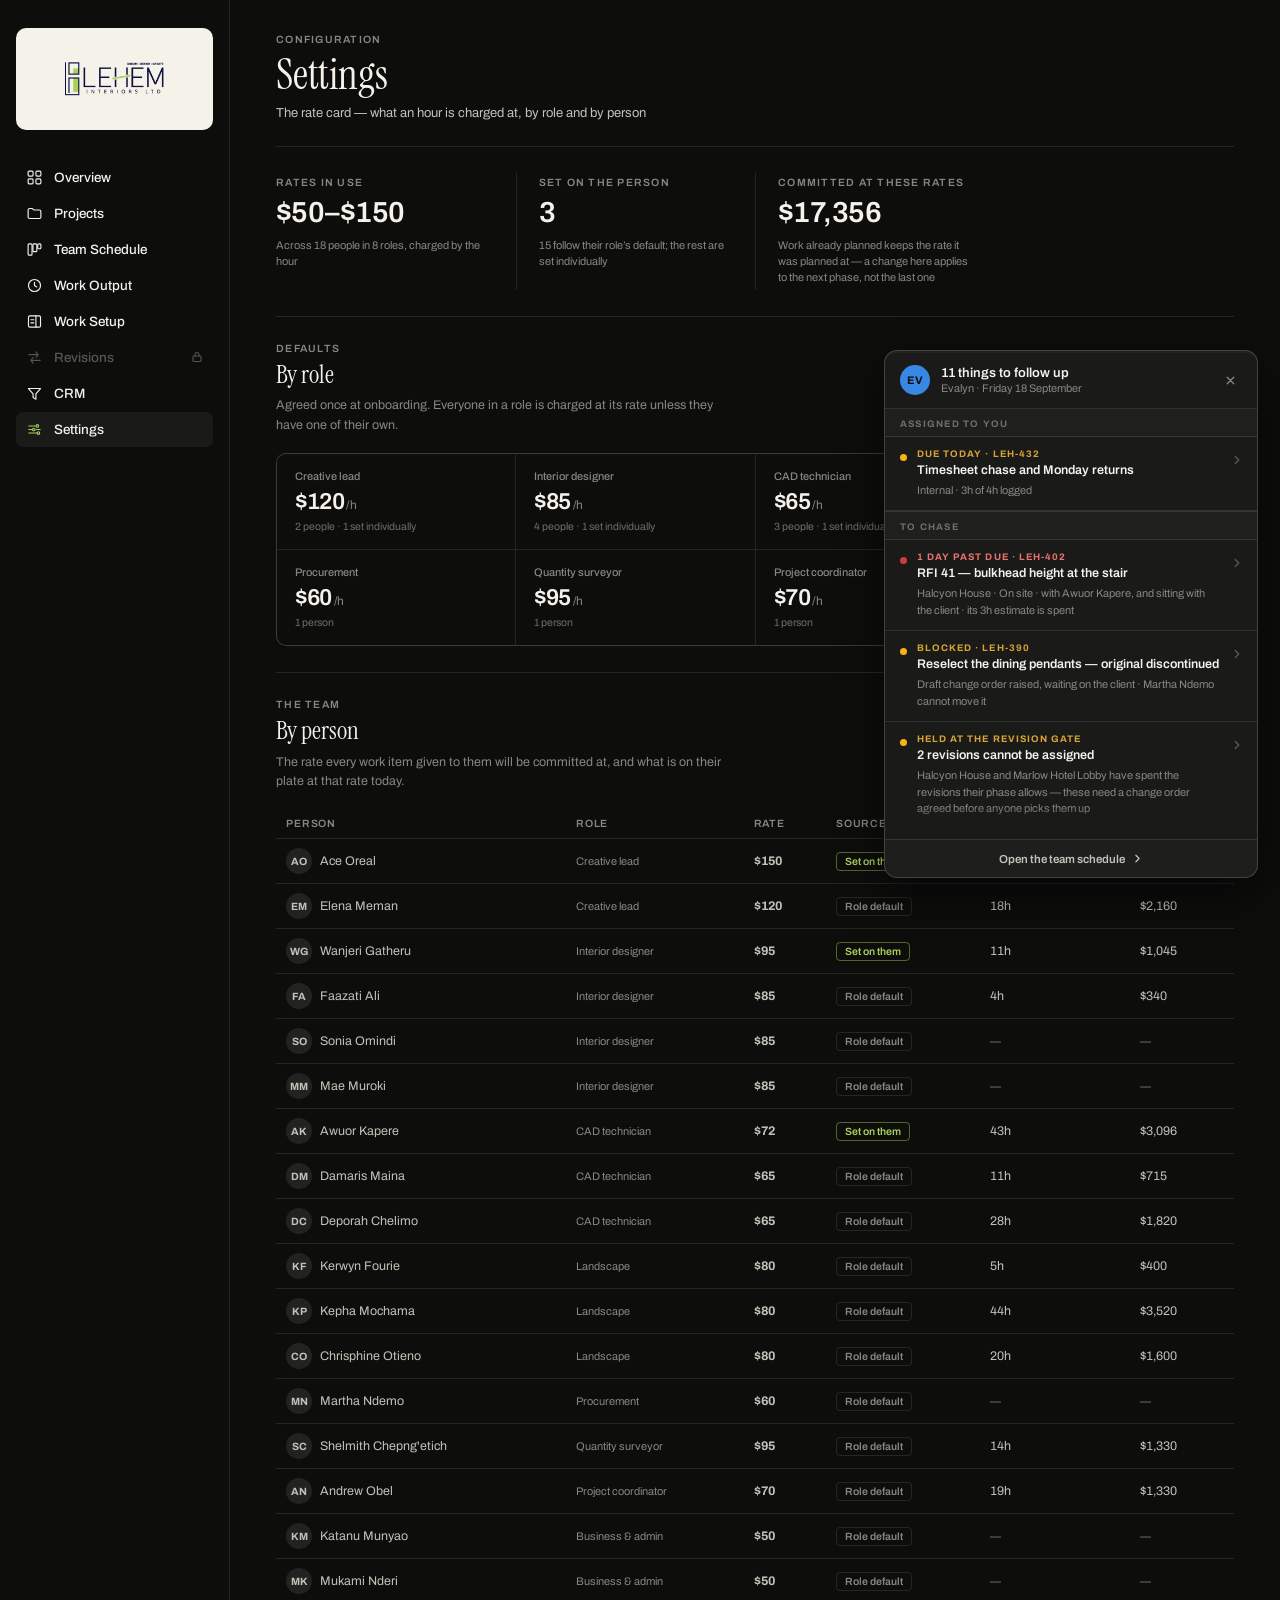
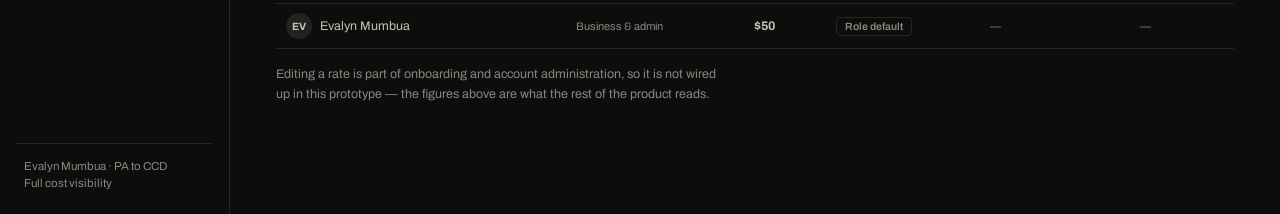
<file: settings.html>
<!doctype html>
<html lang="en">
<head>
  <meta charset="utf-8">
  <meta name="viewport" content="width=device-width, initial-scale=1">
  <title>Settings — Lehem Interiors</title>
  <meta name="description" content="Contracting, invoicing and collection — where a phase is priced and the work is raised from it.">
  <link rel="icon" href="assets/lehem-logo.png">
  <link rel="preconnect" href="https://fonts.googleapis.com">
  <link rel="preconnect" href="https://fonts.gstatic.com" crossorigin>
  <link rel="stylesheet" href="https://fonts.googleapis.com/css2?family=Archivo:wght@400;500;600;700&family=Instrument+Serif:ital@0;1&display=swap">
  <link rel="stylesheet" href="css/app.css">
</head>
<body>
  <div class="dash">

    <nav class="sidebar" aria-label="Primary">
      <div class="brand">
        <img src="assets/lehem-logo.png" alt="Lehem Interiors Ltd" class="brand-logo">
      </div>

      <button type="button" class="nav-toggle" aria-label="Menu" aria-expanded="false"></button>

      <div class="nav-list">
        <a href="index.html" class="nav-item">
          <svg width="17" height="17" viewBox="0 0 24 24" fill="none" stroke="currentColor" stroke-width="1.6" stroke-linecap="round" stroke-linejoin="round"><rect x="3" y="3" width="7" height="7" rx="1.5"/><rect x="14" y="3" width="7" height="7" rx="1.5"/><rect x="3" y="14" width="7" height="7" rx="1.5"/><rect x="14" y="14" width="7" height="7" rx="1.5"/></svg>
          Overview
        </a>
        <a href="projects.html" class="nav-item">
          <svg width="17" height="17" viewBox="0 0 24 24" fill="none" stroke="currentColor" stroke-width="1.6" stroke-linecap="round" stroke-linejoin="round"><path d="M3 7a2 2 0 0 1 2-2h4l2 2h8a2 2 0 0 1 2 2v8a2 2 0 0 1-2 2H5a2 2 0 0 1-2-2V7z"/></svg>
          Projects
        </a>
        <a href="desk.html" class="nav-item">
          <svg width="17" height="17" viewBox="0 0 24 24" fill="none" stroke="currentColor" stroke-width="1.6" stroke-linecap="round" stroke-linejoin="round"><rect x="3" y="4" width="5.5" height="16" rx="1.4"/><rect x="9.8" y="4" width="5.5" height="11" rx="1.4"/><rect x="16.6" y="4" width="4.4" height="7" rx="1.4"/></svg>
          Team Schedule
        </a>
        <a href="workload.html" class="nav-item">
          <svg width="17" height="17" viewBox="0 0 24 24" fill="none" stroke="currentColor" stroke-width="1.6" stroke-linecap="round" stroke-linejoin="round"><circle cx="12" cy="12" r="8.5"/><path d="M12 7.5V12l3 2"/></svg>
          Work Output
        </a>
        <a href="costing.html" class="nav-item">
          <svg width="17" height="17" viewBox="0 0 24 24" fill="none" stroke="currentColor" stroke-width="1.6" stroke-linecap="round" stroke-linejoin="round"><rect x="3.5" y="4" width="17" height="16" rx="2"/><path d="M14 4v16"/><path d="M7 9.5h4"/><path d="M7 14h4"/></svg>
          Work Setup
        </a>
        <button type="button" class="nav-item locked" disabled>
          <svg width="17" height="17" viewBox="0 0 24 24" fill="none" stroke="currentColor" stroke-width="1.6" stroke-linecap="round" stroke-linejoin="round"><path d="M4 8h13"/><path d="M14 4l3 4-3 4"/><path d="M20 16H7"/><path d="M10 20l-3-4 3-4"/></svg>
          Revisions
          <svg class="lock" width="12" height="12" viewBox="0 0 24 24" fill="none" stroke="currentColor" stroke-width="2.2" stroke-linecap="round" stroke-linejoin="round"><rect x="4" y="10" width="16" height="11" rx="2"/><path d="M8 10V7a4 4 0 0 1 8 0v3"/></svg>
        </button>
        <a href="crm.html" class="nav-item">
          <svg width="17" height="17" viewBox="0 0 24 24" fill="none" stroke="currentColor" stroke-width="1.6" stroke-linecap="round" stroke-linejoin="round"><path d="M3.5 5h17l-6.5 7.6V20l-4-2.2v-5.2z"/></svg>
          CRM
        </a>
        <button type="button" class="nav-item active">
          <svg width="17" height="17" viewBox="0 0 24 24" fill="none" stroke="currentColor" stroke-width="1.6" stroke-linecap="round" stroke-linejoin="round"><path d="M4 7h9"/><circle cx="16" cy="7" r="1.8"/><path d="M4 12h4"/><circle cx="11" cy="12" r="1.8"/><path d="M15 12h5"/><path d="M4 17h11"/><circle cx="17.5" cy="17" r="1.8"/></svg>
          Settings
        </button>
      </div>

      <div class="sidebar-foot">Evalyn Mumbua · PA to CCD<br>Full cost visibility</div>
    </nav>

    <main class="main">
      <div class="main-inner" id="app"></div>
    </main>

  </div>

  <script src="js/nav.js"></script>
  <script src="js/crm-data.js"></script>
  <script src="js/desk-data.js"></script>
  <script src="js/plan.js"></script>
  <script src="js/settings.js"></script>
  <script src="js/feed.js"></script>
</body>
</html>
</file>
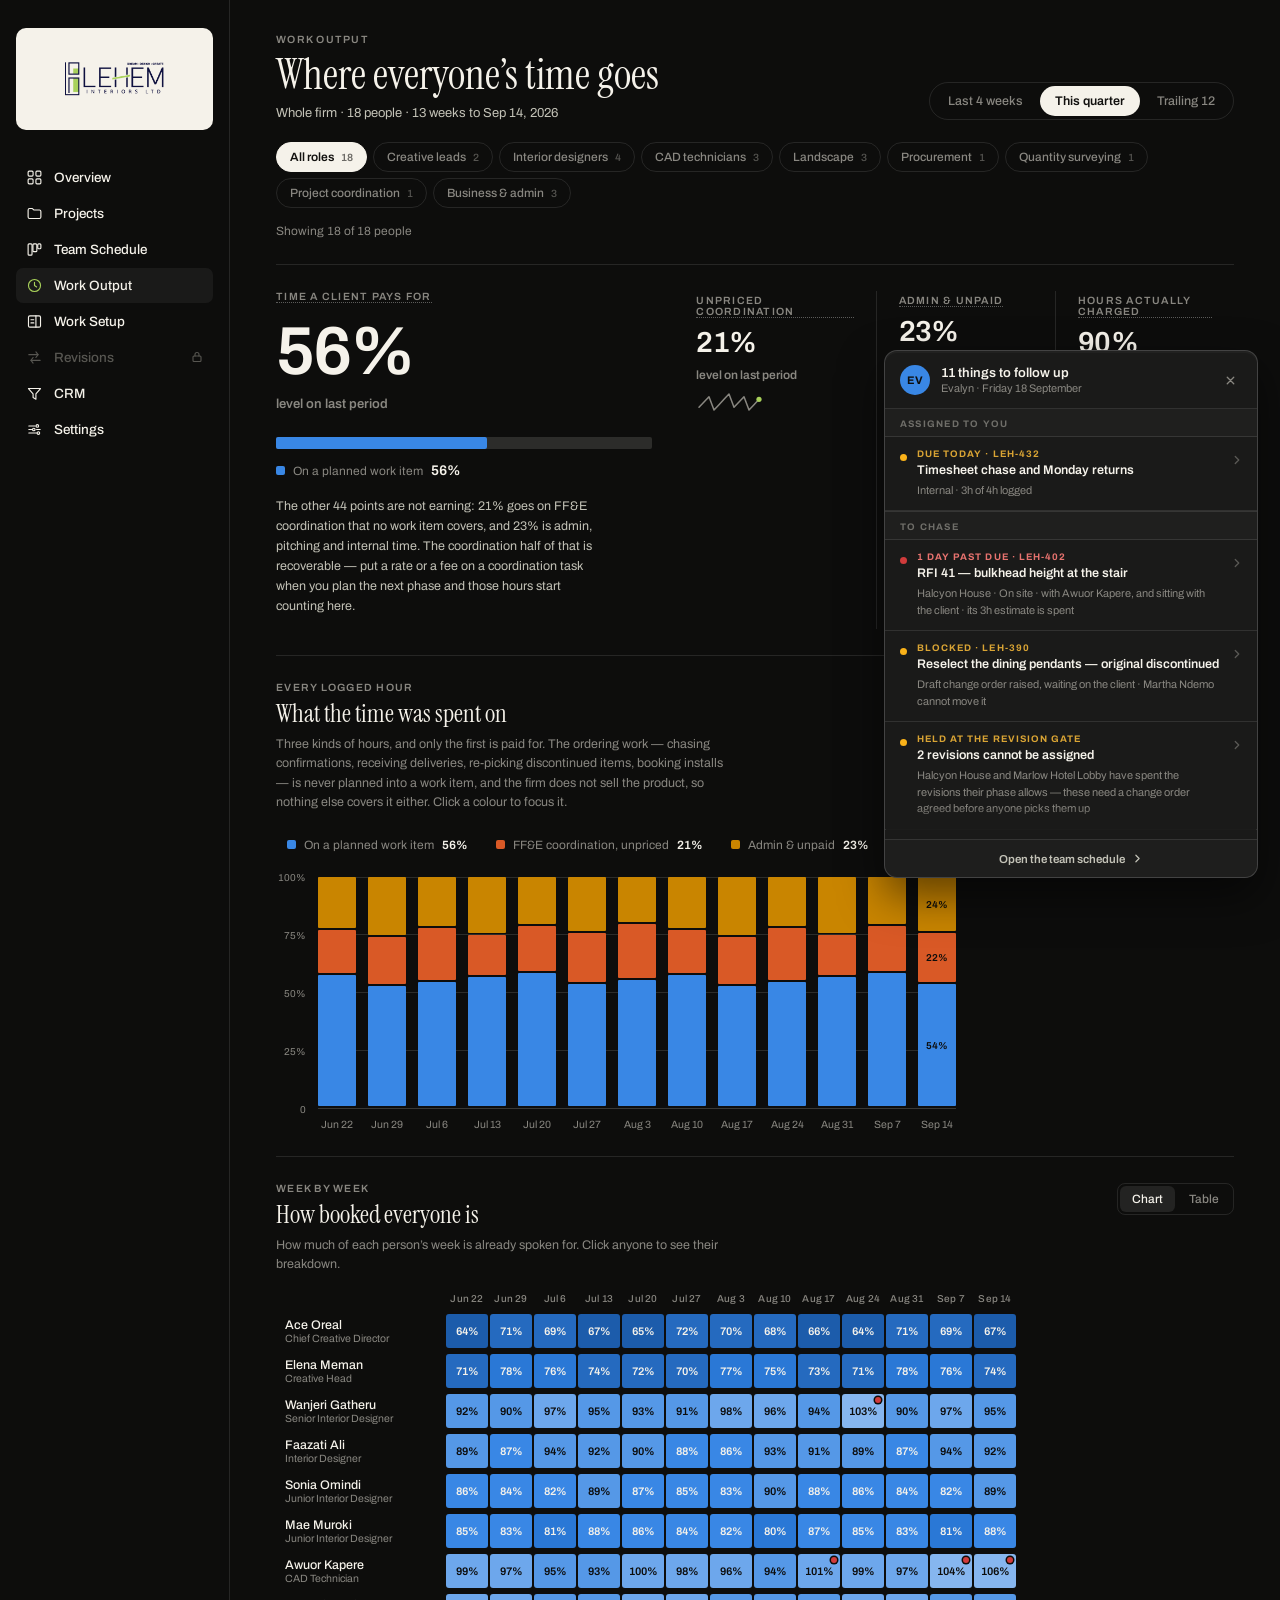
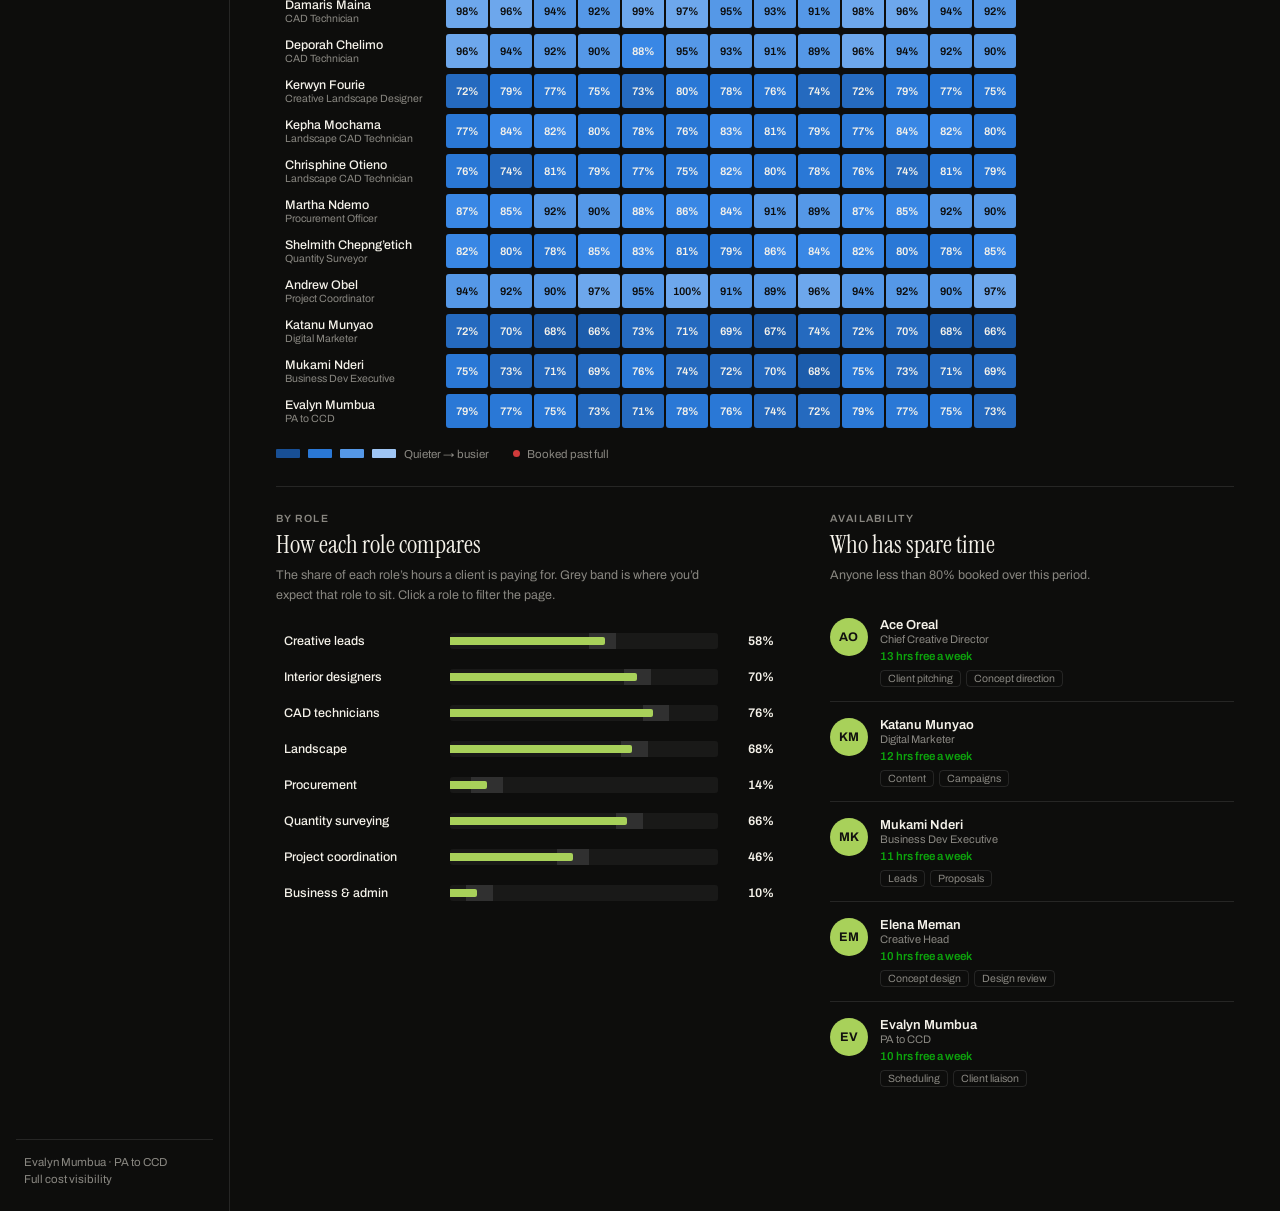
<file: workload.html>
<!doctype html>
<html lang="en">
<head>
  <meta charset="utf-8">
  <meta name="viewport" content="width=device-width, initial-scale=1">
  <title>Work Output — Lehem Interiors</title>
  <meta name="description" content="Where the team's time goes, and how booked everyone is.">
  <link rel="icon" href="assets/lehem-logo.png">
  <link rel="preconnect" href="https://fonts.googleapis.com">
  <link rel="preconnect" href="https://fonts.gstatic.com" crossorigin>
  <link rel="stylesheet" href="https://fonts.googleapis.com/css2?family=Archivo:wght@400;500;600;700&family=Instrument+Serif:ital@0;1&display=swap">
  <link rel="stylesheet" href="css/app.css">
</head>
<body>
  <div class="dash">

    <nav class="sidebar" aria-label="Primary">
      <div class="brand">
        <img src="assets/lehem-logo.png" alt="Lehem Interiors Ltd" class="brand-logo">
      </div>

      <button type="button" class="nav-toggle" aria-label="Menu" aria-expanded="false"></button>

      <div class="nav-list">
        <a href="index.html" class="nav-item">
          <svg width="17" height="17" viewBox="0 0 24 24" fill="none" stroke="currentColor" stroke-width="1.6" stroke-linecap="round" stroke-linejoin="round"><rect x="3" y="3" width="7" height="7" rx="1.5"/><rect x="14" y="3" width="7" height="7" rx="1.5"/><rect x="3" y="14" width="7" height="7" rx="1.5"/><rect x="14" y="14" width="7" height="7" rx="1.5"/></svg>
          Overview
        </a>
        <a href="projects.html" class="nav-item">
          <svg width="17" height="17" viewBox="0 0 24 24" fill="none" stroke="currentColor" stroke-width="1.6" stroke-linecap="round" stroke-linejoin="round"><path d="M3 7a2 2 0 0 1 2-2h4l2 2h8a2 2 0 0 1 2 2v8a2 2 0 0 1-2 2H5a2 2 0 0 1-2-2V7z"/></svg>
          Projects
        </a>
        <a href="desk.html" class="nav-item">
          <svg width="17" height="17" viewBox="0 0 24 24" fill="none" stroke="currentColor" stroke-width="1.6" stroke-linecap="round" stroke-linejoin="round"><rect x="3" y="4" width="5.5" height="16" rx="1.4"/><rect x="9.8" y="4" width="5.5" height="11" rx="1.4"/><rect x="16.6" y="4" width="4.4" height="7" rx="1.4"/></svg>
          Team Schedule
        </a>
        <button type="button" class="nav-item active">
          <svg width="17" height="17" viewBox="0 0 24 24" fill="none" stroke="currentColor" stroke-width="1.6" stroke-linecap="round" stroke-linejoin="round"><circle cx="12" cy="12" r="8.5"/><path d="M12 7.5V12l3 2"/></svg>
          Work Output
        </button>
        <a href="costing.html" class="nav-item">
          <svg width="17" height="17" viewBox="0 0 24 24" fill="none" stroke="currentColor" stroke-width="1.6" stroke-linecap="round" stroke-linejoin="round"><rect x="3.5" y="4" width="17" height="16" rx="2"/><path d="M14 4v16"/><path d="M7 9.5h4"/><path d="M7 14h4"/></svg>
          Work Setup
        </a>
        <button type="button" class="nav-item locked" disabled>
          <svg width="17" height="17" viewBox="0 0 24 24" fill="none" stroke="currentColor" stroke-width="1.6" stroke-linecap="round" stroke-linejoin="round"><path d="M4 8h13"/><path d="M14 4l3 4-3 4"/><path d="M20 16H7"/><path d="M10 20l-3-4 3-4"/></svg>
          Revisions
          <svg class="lock" width="12" height="12" viewBox="0 0 24 24" fill="none" stroke="currentColor" stroke-width="2.2" stroke-linecap="round" stroke-linejoin="round"><rect x="4" y="10" width="16" height="11" rx="2"/><path d="M8 10V7a4 4 0 0 1 8 0v3"/></svg>
        </button>
        <a href="crm.html" class="nav-item">
          <svg width="17" height="17" viewBox="0 0 24 24" fill="none" stroke="currentColor" stroke-width="1.6" stroke-linecap="round" stroke-linejoin="round"><path d="M3.5 5h17l-6.5 7.6V20l-4-2.2v-5.2z"/></svg>
          CRM
        </a>
        <a href="settings.html" class="nav-item">
          <svg width="17" height="17" viewBox="0 0 24 24" fill="none" stroke="currentColor" stroke-width="1.6" stroke-linecap="round" stroke-linejoin="round"><path d="M4 7h9"/><circle cx="16" cy="7" r="1.8"/><path d="M4 12h4"/><circle cx="11" cy="12" r="1.8"/><path d="M15 12h5"/><path d="M4 17h11"/><circle cx="17.5" cy="17" r="1.8"/></svg>
          Settings
        </a>
      </div>

      <div class="sidebar-foot">Evalyn Mumbua · PA to CCD<br>Full cost visibility</div>
    </nav>

    <main class="main">
      <div class="main-inner" id="app"></div>
    </main>

  </div>

  <script src="js/nav.js"></script>
  <script src="js/crm-data.js"></script>
  <script src="js/desk-data.js"></script>
  <script src="js/plan.js"></script>
  <script src="js/workload.js"></script>
  <script src="js/feed.js"></script>
</body>
</html>
</file>
<file: css/app.css>
/* Lehem Interiors — operations dashboard
   Shared styles for both screens. */

:root {
  --plane:#0d0d0c; --panel:#1a1a19;
  --rule:rgba(255,255,255,0.10); --rule-2:rgba(255,255,255,0.18);
  --ink:#f5f2ea; --ink-2:#c3c2b7; --ink-3:#898781;
  --grid:#2c2c2a; --baseline:#383835;
  --good:#0ca30c; --warn:#fab219; --serious:#ec835a; --crit:#d03b3b;
  --b1:#3987e5; --b2:#d95926; --b3:#199e70; --b4:#c98500;
  --accent:#a8d15a;
  --sans:'Archivo', system-ui, -apple-system, 'Segoe UI', sans-serif;
  --serif:'Instrument Serif', Georgia, 'Times New Roman', serif;
}

* { box-sizing:border-box; }
html, body { margin:0; padding:0; }
body {
  background:var(--plane); color:var(--ink); font-family:var(--sans);
  -webkit-font-smoothing:antialiased;
}
button { font-family:var(--sans); cursor:pointer; color:inherit; }
a { color:var(--accent); }
a:hover { color:var(--ink); }
.caps { font-size:10.5px; text-transform:uppercase; letter-spacing:0.12em; font-weight:600; color:var(--ink-3); }
.num { font-variant-numeric:tabular-nums; }

.dash { width:100%; min-height:100vh; display:flex; align-items:stretch; }

/* ---------- sidebar ---------- */
.sidebar { width:230px; flex:0 0 230px; border-right:1px solid var(--rule); padding:28px 16px 22px; display:flex; flex-direction:column; gap:30px; }
.brand { background:#f5f2ea; border-radius:10px; padding:15px 16px; }
.brand-logo { display:block; width:100%; height:auto; }
.nav-list { display:flex; flex-direction:column; gap:1px; }
.nav-item { display:flex; align-items:center; gap:11px; padding:9px 10px; border:none; background:transparent; color:var(--ink-3); font-size:13.5px; font-weight:500; text-align:left; width:100%; border-radius:7px; cursor:default; text-decoration:none; font-family:var(--sans); }
.nav-item svg { flex:0 0 auto; }
a.nav-item { color:var(--ink); cursor:pointer; }
a.nav-item:hover { background:rgba(255,255,255,0.045); color:var(--ink); text-decoration:none; }
.nav-item.locked { color:#575651; cursor:not-allowed; }
.nav-item.locked svg { color:#575651; opacity:1; }
.nav-item.active { background:rgba(255,255,255,0.055); color:var(--ink); }
.nav-item.active svg { color:var(--accent); }
.lock { margin-left:auto; flex:0 0 auto; }
.nav-toggle { display:none; }
.sidebar-foot { margin-top:auto; padding:14px 8px 0; border-top:1px solid var(--rule); font-size:11.5px; color:var(--ink-3); line-height:1.5; }

/* ---------- page frame ---------- */
.main { flex:1 1 auto; min-width:0; padding:34px 46px 110px; }
.main-inner { max-width:1320px; margin:0 auto; }
.page-title { font-family:var(--serif); font-weight:400; font-size:42px; margin:8px 0 0; line-height:1.05; }
.page-sub { color:var(--ink-2); font-size:13px; margin:9px 0 0; }
.header-row { display:flex; justify-content:space-between; align-items:flex-end; gap:24px; flex-wrap:wrap; }
.rule-top { border-top:1px solid var(--rule); margin-top:26px; padding-top:26px; }
.section-head { display:flex; justify-content:space-between; align-items:flex-start; gap:24px; flex-wrap:wrap; margin-bottom:18px; }
.section-title { font-family:var(--serif); font-weight:400; font-size:25px; margin:7px 0 0; line-height:1.1; }
.section-sub { font-size:12.5px; color:var(--ink-3); margin:8px 0 0; max-width:64ch; line-height:1.55; }

/* ---------- controls ---------- */
.pill-group { display:flex; border:1px solid var(--rule); border-radius:999px; padding:3px; gap:2px; }
.pill { border:none; background:transparent; font-size:12.5px; font-weight:500; color:var(--ink-3); padding:8px 15px; border-radius:999px; }
.pill:hover { color:var(--ink); }
.pill.active { background:var(--ink); color:#12110f; font-weight:600; }
.filter-bar { display:flex; justify-content:space-between; align-items:center; gap:16px; flex-wrap:wrap; margin-top:22px; }
.chips { display:flex; flex-wrap:wrap; gap:6px; }
.chip { border:1px solid var(--rule); background:transparent; color:var(--ink-3); font-size:12px; font-weight:500; padding:7px 13px; border-radius:999px; display:flex; align-items:center; gap:7px; }
.chip:hover { border-color:var(--rule-2); color:var(--ink); }
.chip.active { background:var(--ink); border-color:var(--ink); color:#12110f; font-weight:600; }
.chip-count { font-size:10.5px; opacity:0.6; font-variant-numeric:tabular-nums; }
.count-note { font-size:12px; color:var(--ink-3); font-variant-numeric:tabular-nums; }
.seg { display:flex; border:1px solid var(--rule); border-radius:8px; padding:2px; gap:2px; flex:0 0 auto; }
.seg-btn { border:none; background:transparent; font-size:12px; font-weight:500; color:var(--ink-3); padding:6px 12px; border-radius:6px; }
.seg-btn:hover { color:var(--ink); }
.seg-btn.active { background:rgba(255,255,255,0.09); color:var(--ink); }

/* ---------- hero + metrics (workload) ---------- */
.hero { display:grid; grid-template-columns:1.05fr 1.5fr; gap:44px; align-items:stretch; }
.hero-value { font-size:68px; font-weight:600; line-height:1; letter-spacing:-0.03em; margin-top:14px; }
.hero-delta { font-size:13px; font-weight:600; margin-top:12px; }
.hero-track { position:relative; height:12px; background:var(--grid); border-radius:2px; margin-top:26px; }
.hero-fill { position:absolute; top:0; bottom:0; border-radius:2px; }
.hero-keys { display:flex; gap:26px; margin-top:14px; flex-wrap:wrap; }
.hero-key { display:flex; align-items:baseline; gap:8px; font-size:12px; color:var(--ink-3); }
.hero-key b { font-size:14px; font-weight:600; color:var(--ink); font-variant-numeric:tabular-nums; }
.hero-note { font-size:12.5px; color:var(--ink-2); line-height:1.6; margin-top:18px; max-width:46ch; }
.metrics { display:grid; grid-template-columns:repeat(4, minmax(0,1fr)); }
.metrics.three { grid-template-columns:repeat(3, minmax(0,1fr)); }
.metric { padding:4px 22px; border-left:1px solid var(--rule); display:flex; flex-direction:column; gap:9px; }
.metric:first-child { border-left:none; padding-left:0; }
.metric-value { font-size:29px; font-weight:600; letter-spacing:-0.02em; line-height:1.1; }
.metric-delta { font-size:12px; font-weight:600; }
.metric-note { font-size:11px; color:var(--ink-3); line-height:1.45; }

/* ---------- legend + tooltips ---------- */
.legend-row { display:flex; flex-wrap:wrap; gap:6px; margin-bottom:18px; }
.legend-btn { display:flex; align-items:center; gap:8px; font-size:12px; color:var(--ink-3); background:transparent; border:1px solid transparent; border-radius:7px; padding:6px 10px; }
.legend-btn:hover { border-color:var(--rule); color:var(--ink); }
.legend-btn.active { border-color:var(--rule-2); color:var(--ink); }
.legend-dot { width:9px; height:9px; border-radius:2px; flex:0 0 auto; }
.legend-val { font-variant-numeric:tabular-nums; color:var(--ink); font-weight:600; }
.tip { position:absolute; bottom:calc(100% + 8px); left:50%; transform:translateX(-50%); background:var(--ink); color:#12110f; font-size:11px; font-weight:600; padding:5px 9px; border-radius:6px; white-space:nowrap; opacity:0; pointer-events:none; transition:opacity 0.12s ease; z-index:7; }
.mix-seg:hover .tip, .heat-cell:hover .tip, .heat-cell:focus .tip { opacity:1; }
.tip-wide { white-space:normal; width:252px; text-align:left; font-weight:500; line-height:1.5; padding:10px 12px; letter-spacing:0; text-transform:none; }
.term { position:relative; display:inline-block; border-bottom:1px dotted rgba(255,255,255,0.32); cursor:help; }
.term:hover .tip { opacity:1; }

/* ---------- hour-mix chart ---------- */
.mix-body { display:flex; gap:2px; }
.mix-axis { position:relative; width:40px; height:232px; flex:0 0 auto; }
.mix-axis span { position:absolute; right:10px; transform:translateY(-50%); font-size:10px; color:var(--ink-3); font-variant-numeric:tabular-nums; }
.mix-plot { position:relative; height:232px; border-bottom:1px solid var(--baseline); flex:1 1 auto; }
.mix-line { position:absolute; left:0; right:0; height:1px; background:var(--grid); }
.mix-cols { position:absolute; left:0; right:0; top:0; bottom:0; display:flex; align-items:flex-end; }
.mix-col { height:100%; display:flex; flex-direction:column-reverse; flex:0 0 auto; }
.mix-seg { width:100%; margin-bottom:2px; border-radius:1px; position:relative; transition:opacity 0.15s ease; }
.mix-seg-label { position:absolute; left:50%; top:50%; transform:translate(-50%,-50%); font-size:10px; font-weight:600; color:#0d0d0c; white-space:nowrap; font-variant-numeric:tabular-nums; }
.mix-labels { display:flex; padding-top:10px; }
.mix-week-label { text-align:center; font-size:10.5px; color:var(--ink-3); flex:0 0 auto; }
.mix-range-note { display:none; font-size:11px; color:var(--ink-3); margin-top:10px; text-align:center; }

/* ---------- tables ---------- */
.data-table { width:100%; border-collapse:collapse; font-size:12.5px; }
.data-table th { text-align:left; font-size:10.5px; text-transform:uppercase; letter-spacing:0.08em; font-weight:600; color:var(--ink-3); padding:9px 10px; border-bottom:1px solid var(--rule); }
.data-table td { padding:9px 10px; border-bottom:1px solid var(--rule); font-variant-numeric:tabular-nums; color:var(--ink-2); }
.data-table td.rowhead { font-variant-numeric:normal; color:var(--ink); font-weight:500; }

/* ---------- capacity heatmap ---------- */
.heat-grid { display:grid; gap:2px; align-items:center; }
.heat-head { font-size:10px; color:var(--ink-3); text-align:center; font-weight:500; padding-bottom:6px; letter-spacing:0.02em; }
.heat-rowhead { display:block; text-align:left; background:transparent; border:1px solid transparent; border-radius:6px; padding:5px 10px 5px 8px; }
.heat-rowhead:hover { background:rgba(255,255,255,0.045); }
.heat-rowhead.sel { background:rgba(255,255,255,0.075); border-color:var(--rule-2); }
.heat-name { display:block; font-size:12.5px; font-weight:500; color:var(--ink); }
.heat-role { display:block; font-size:10.5px; color:var(--ink-3); margin-top:1px; }
.heat-cell { height:34px; border:none; border-radius:3px; display:flex; align-items:center; justify-content:center; font-size:11px; font-weight:600; font-variant-numeric:tabular-nums; position:relative; padding:0; }
.heat-flag { position:absolute; top:3px; right:3px; width:6px; height:6px; border-radius:50%; background:var(--crit); box-shadow:0 0 0 1.5px var(--plane); }
.scale-row { display:flex; align-items:center; gap:8px; flex-wrap:wrap; font-size:11.5px; color:var(--ink-3); margin-top:18px; }
.scale-swatch { width:24px; height:9px; border-radius:1px; }

/* ---------- person detail ---------- */
.detail { border:1px solid var(--rule-2); background:var(--panel); border-radius:12px; padding:20px 22px 22px; margin-top:22px; display:flex; flex-direction:column; gap:20px; }
.detail-head { display:flex; justify-content:space-between; align-items:flex-start; gap:16px; }
.detail-id { display:flex; gap:13px; align-items:center; }
.avatar { width:38px; height:38px; border-radius:50%; background:var(--accent); color:#12110f; display:flex; align-items:center; justify-content:center; font-size:12.5px; font-weight:700; flex:0 0 auto; }
.detail-name { font-family:var(--serif); font-size:22px; line-height:1.1; }
.detail-meta { font-size:11.5px; color:var(--ink-3); margin-top:4px; }
.icon-btn { width:30px; height:30px; border-radius:7px; border:1px solid var(--rule); background:transparent; display:flex; align-items:center; justify-content:center; color:var(--ink-3); }
.icon-btn:hover { color:var(--ink); border-color:var(--rule-2); }
.detail-grid { display:grid; grid-template-columns:1.5fr 1fr 1.15fr; gap:34px; }
.detail-bar { display:flex; height:14px; gap:2px; margin-top:12px; }
.detail-bar div { border-radius:1px; }
.detail-legend { display:flex; flex-direction:column; gap:6px; margin-top:12px; }
.detail-legend .legend-item { display:flex; align-items:center; gap:8px; font-size:11.5px; color:var(--ink-3); }
.detail-metrics { display:flex; gap:24px; margin-top:12px; }
.detail-num { display:block; font-size:24px; font-weight:600; letter-spacing:-0.02em; }
.detail-cap { font-size:10.5px; color:var(--ink-3); }
.proj-row { display:flex; justify-content:space-between; gap:12px; padding:9px 0; border-bottom:1px solid var(--rule); }
.proj-row:last-child { border-bottom:none; }
.proj-name { font-size:12.5px; font-weight:500; }
.proj-phase { font-size:10.5px; color:var(--ink-3); margin-top:2px; }
.proj-hrs { font-size:12.5px; font-weight:600; font-variant-numeric:tabular-nums; }

/* ---------- role bands + bench ---------- */
.bottom-row { display:grid; grid-template-columns:1.25fr 1fr; gap:48px; align-items:start; }
.role-row { display:flex; align-items:center; gap:14px; padding:10px 8px; border:none; background:transparent; border-radius:7px; width:100%; text-align:left; }
.role-row:hover { background:rgba(255,255,255,0.045); }
.role-row.sel { background:rgba(255,255,255,0.075); }
.role-name { width:152px; flex:0 0 auto; font-size:12.5px; font-weight:500; }
.role-track { flex:1 1 auto; height:16px; background:rgba(255,255,255,0.05); border-radius:3px; position:relative; }
.role-band { position:absolute; top:0; bottom:0; background:rgba(255,255,255,0.10); }
.role-fill { position:absolute; top:4px; bottom:4px; left:0; background:var(--accent); border-radius:0 2px 2px 0; }
.role-val { width:42px; flex:0 0 auto; text-align:right; font-size:12.5px; font-weight:600; font-variant-numeric:tabular-nums; }
.bench-list { display:flex; flex-direction:column; gap:2px; }
.bench-card { display:flex; gap:12px; padding:14px 0; border-bottom:1px solid var(--rule); align-items:flex-start; }
.bench-card:last-child { border-bottom:none; }
.bench-name { font-size:13px; font-weight:600; }
.bench-role { font-size:11px; color:var(--ink-3); margin-top:1px; }
.bench-hours { font-size:11.5px; color:var(--good); font-weight:600; margin-top:5px; }
.skill-tags { display:flex; flex-wrap:wrap; gap:5px; margin-top:8px; }
.skill-tag { font-size:10.5px; color:var(--ink-3); border:1px solid var(--rule); border-radius:4px; padding:2px 7px; }
.empty-note { font-size:12px; color:var(--ink-3); padding:16px; border:1px dashed var(--rule); border-radius:10px; }

/* ---------- overview: money row ---------- */
.period-note { font-size:12px; color:var(--ink-3); border:1px solid var(--rule); border-radius:999px; padding:8px 15px; }
.money { display:grid; grid-template-columns:repeat(4, minmax(0,1fr)); }
.money-cell { padding:2px 24px; border-left:1px solid var(--rule); display:flex; flex-direction:column; gap:10px; }
.money-cell:first-child { border-left:none; padding-left:0; }
.money-value { font-size:32px; font-weight:600; letter-spacing:-0.025em; line-height:1.05; }
.money-meta { font-size:11.5px; color:var(--ink-3); line-height:1.5; }
.split-track { display:flex; gap:2px; height:8px; border-radius:2px; margin-top:12px; overflow:hidden; background:transparent; }
.split-fill { height:100%; border-radius:2px; min-width:2px; }
.split-keys { display:flex; gap:14px; flex-wrap:wrap; }
.split-key { display:flex; align-items:center; gap:6px; font-size:11px; color:var(--ink-3); }
.dot { width:8px; height:8px; border-radius:2px; flex:0 0 auto; }

/* ---------- overview: attention list ---------- */
.two-col { display:grid; grid-template-columns:1.45fr 1fr; gap:46px; align-items:start; }
.tabs { display:flex; gap:6px; flex-wrap:wrap; }
.tab { border:1px solid var(--rule); background:transparent; color:var(--ink-3); font-size:12px; font-weight:500; padding:7px 13px; border-radius:999px; display:flex; align-items:center; gap:7px; }
.tab:hover { border-color:var(--rule-2); color:var(--ink); }
.tab.active { background:var(--ink); border-color:var(--ink); color:#12110f; font-weight:600; }
.tab-count { font-size:10.5px; opacity:0.6; font-variant-numeric:tabular-nums; }
.item { width:100%; text-align:left; background:transparent; border:none; border-bottom:1px solid var(--rule); padding:15px 8px 15px 2px; display:flex; gap:14px; align-items:flex-start; }
.item:hover { background:rgba(255,255,255,0.035); }
.item.open { background:rgba(255,255,255,0.05); }
.item-dot { width:8px; height:8px; border-radius:50%; margin-top:6px; flex:0 0 auto; }
.item-body { flex:1 1 auto; min-width:0; }
.item-title { display:block; font-size:13.5px; font-weight:600; line-height:1.4; }
.item-sub { display:block; font-size:12px; color:var(--ink-3); margin-top:4px; }
.item-next { display:block; font-size:12px; color:var(--ink-2); margin-top:10px; line-height:1.55; border-left:2px solid var(--accent); padding-left:12px; }
.item-right { flex:0 0 auto; text-align:right; }
.item-amount { display:block; font-size:13.5px; font-weight:600; font-variant-numeric:tabular-nums; }
.item-action { display:block; font-size:11.5px; color:var(--accent); margin-top:5px; white-space:nowrap; }
.item-kind { display:block; font-size:10px; text-transform:uppercase; letter-spacing:0.08em; color:var(--ink-3); font-weight:600; margin-bottom:6px; }

/* ---------- overview: side panels ---------- */
.panel { border:1px solid var(--rule); border-radius:12px; padding:20px; }
.panel + .panel { margin-top:20px; }
.panel-value { font-size:30px; font-weight:600; letter-spacing:-0.02em; margin-top:10px; }
.cause-row { display:flex; align-items:center; gap:12px; margin-top:12px; }
.cause-name { width:118px; flex:0 0 auto; font-size:11.5px; color:var(--ink-2); }
.cause-track { flex:1 1 auto; height:8px; background:var(--grid); border-radius:2px; position:relative; }
.cause-fill { position:absolute; left:0; top:0; bottom:0; background:var(--b2); border-radius:2px; }
.cause-val { width:54px; flex:0 0 auto; text-align:right; font-size:11.5px; font-weight:600; font-variant-numeric:tabular-nums; }
.team-strip { display:grid; grid-template-columns:repeat(9, minmax(0,1fr)); gap:4px; margin-top:14px; }
.team-chip { height:40px; border-radius:4px; display:flex; align-items:center; justify-content:center;
  font-size:10.5px; font-weight:700; position:relative; text-decoration:none;
  transition:transform .1s ease, box-shadow .1s ease; }
a.team-chip:hover { transform:translateY(-2px); box-shadow:0 0 0 2px var(--ink); z-index:1; }
a.team-chip:focus-visible { outline:none; box-shadow:0 0 0 2px var(--accent); z-index:1; }
.team-flag { position:absolute; top:3px; right:3px; width:6px; height:6px; border-radius:50%; background:var(--crit); box-shadow:0 0 0 1.5px var(--plane); }
.panel-link { display:inline-block; margin-top:16px; font-size:12px; color:var(--accent); text-decoration:none; border-bottom:1px solid rgba(255,255,255,0.2); padding-bottom:2px; }
.panel-link:hover { color:var(--ink); }
.panel-row { display:flex; gap:26px; margin-top:12px; }
.panel-num { font-size:22px; font-weight:600; letter-spacing:-0.02em; display:block; }
.panel-cap { font-size:10.5px; color:var(--ink-3); }

/* ---------- overview: projects table ---------- */
.ptable { width:100%; border-collapse:collapse; table-layout:fixed; }
.ptable th { text-align:left; font-size:10.5px; text-transform:uppercase; letter-spacing:0.08em; font-weight:600; color:var(--ink-3); padding:0 12px 10px 0; border-bottom:1px solid var(--rule); }
.ptable td { padding:14px 12px 14px 0; border-bottom:1px solid var(--rule); font-size:13px; vertical-align:middle; }
.ptable tr:last-child td { border-bottom:none; }
.p-name { font-weight:600; }
.p-phase { font-size:11.5px; color:var(--ink-3); margin-top:3px; }
.avatar-sm { width:26px; height:26px; border-radius:50%; background:rgba(255,255,255,0.09); display:flex; align-items:center; justify-content:center; font-size:10.5px; font-weight:700; color:var(--ink-2); }
.lead-cell { display:flex; align-items:center; gap:8px; font-size:12.5px; }

/* ---------- projects: phase pipeline ---------- */
.pipeline { display:grid; grid-template-columns:repeat(5, minmax(0,1fr)); gap:10px; }
.pipe-tile { text-align:left; background:transparent; border:1px solid var(--rule); border-radius:10px; padding:14px 15px 15px; display:flex; flex-direction:column; gap:4px; }
.pipe-tile:hover { border-color:var(--rule-2); }
.pipe-tile.active { border-color:var(--accent); background:rgba(168,209,90,0.07); }
.pipe-count { font-size:26px; font-weight:600; letter-spacing:-0.02em; line-height:1; }
.pipe-name { font-size:12px; font-weight:500; color:var(--ink-2); margin-top:6px; }
.pipe-series { font-size:10px; color:var(--ink-3); letter-spacing:0.04em; }

/* ---------- projects: list + phase rail ---------- */
.proj-list { display:flex; flex-direction:column; gap:2px; }
.proj-card { width:100%; text-align:left; background:transparent; border:none; border-bottom:1px solid var(--rule); padding:20px 10px 22px 2px; display:block; }
.proj-card:hover { background:rgba(255,255,255,0.028); }
.proj-card.open { background:rgba(255,255,255,0.045); }
.proj-top { display:flex; justify-content:space-between; align-items:flex-start; gap:20px; flex-wrap:wrap; margin-bottom:16px; }
.proj-title { display:block; font-family:var(--serif); font-size:21px; line-height:1.15; }
.proj-sub { display:block; font-size:11.5px; color:var(--ink-3); margin-top:5px; }
.proj-right { text-align:right; flex:0 0 auto; }
.proj-value { display:block; font-size:14px; font-weight:600; font-variant-numeric:tabular-nums; }
.proj-next { display:block; font-size:11.5px; color:var(--ink-3); margin-top:4px; }
.svc-tags { display:flex; flex-wrap:wrap; gap:5px; margin-top:9px; }
.svc-tag { font-size:10.5px; color:var(--ink-3); border:1px solid var(--rule); border-radius:4px; padding:2px 8px; }
.svc-tag.on { color:#12110f; background:var(--accent); border-color:var(--accent); font-weight:600; }
.status-tag { font-size:10px; text-transform:uppercase; letter-spacing:0.08em; font-weight:600; border-radius:4px; padding:3px 8px; border:1px solid var(--rule); color:var(--ink-3); }
.status-tag.hold { color:var(--warn); border-color:rgba(250,178,25,0.4); }
.status-tag.done { color:var(--good); border-color:rgba(12,163,12,0.4); }

.rail { display:flex; gap:4px; }
.rail-step { flex:1 1 0; min-width:0; }
.rail-bar { display:block; height:6px; border-radius:2px; background:var(--grid); }
.rail-step.done .rail-bar { background:color-mix(in srgb, var(--accent) 42%, transparent); }
.rail-step.now .rail-bar { background:var(--accent); }
.rail-label { display:block; font-size:11.5px; margin-top:9px; color:var(--ink-3); }
.rail-step.done .rail-label { color:var(--ink-2); }
.rail-step.now .rail-label { color:var(--ink); font-weight:600; }
.rail-sub { display:block; font-size:10px; color:#6f6e69; margin-top:3px; }
.rail-step.now .rail-sub { color:var(--accent); }

/* ---------- projects: expanded detail ---------- */
.proj-detail { border:1px solid var(--rule-2); background:var(--panel); border-radius:12px; padding:20px 22px 22px; margin-top:18px; display:grid; grid-template-columns:1.6fr 1fr; gap:34px; }
.tl { margin-top:12px; }
.tl-row { display:flex; gap:14px; padding-bottom:18px; position:relative; }
.tl-row:last-child { padding-bottom:0; }
.tl-row::before { content:""; position:absolute; left:5px; top:16px; bottom:0; width:1px; background:var(--rule); }
.tl-row:last-child::before { display:none; }
.tl-dot { width:11px; height:11px; border-radius:50%; flex:0 0 auto; margin-top:4px; border:2px solid var(--grid); background:var(--plane); position:relative; z-index:1; }
.tl-row.done .tl-dot { background:color-mix(in srgb, var(--accent) 55%, transparent); border-color:color-mix(in srgb, var(--accent) 55%, transparent); }
.tl-row.now .tl-dot { background:var(--accent); border-color:var(--accent); }
.tl-name { font-size:13px; font-weight:600; }
.tl-row.todo .tl-name { color:var(--ink-3); font-weight:500; }
.tl-series { font-size:10px; color:var(--ink-3); letter-spacing:0.04em; font-weight:500; margin-left:7px; }
.tl-dates { font-size:11.5px; color:var(--ink-2); margin-top:3px; font-variant-numeric:tabular-nums; }
.tl-note { font-size:11.5px; color:var(--ink-3); margin-top:5px; line-height:1.5; }
.facts { display:flex; flex-direction:column; gap:0; margin-top:12px; }
.fact { display:flex; justify-content:space-between; gap:14px; padding:8px 0; border-bottom:1px solid var(--rule); font-size:12px; }
.fact:last-child { border-bottom:none; }
.fact-key { color:var(--ink-3); flex:0 0 auto; }
.fact-val { text-align:right; color:var(--ink); }

.mini-rail { display:flex; align-items:center; gap:3px; margin-top:7px; }
.mini-step { width:16px; height:4px; border-radius:1px; background:var(--grid); flex:0 0 auto; }
.mini-step.done { background:color-mix(in srgb, var(--accent) 42%, transparent); }
.mini-step.now { background:var(--accent); }
.mini-phase { font-size:11.5px; color:var(--ink-2); margin-left:7px; white-space:nowrap; }

/* ---------- overview: project row dropdown ---------- */
.ptable-row.open td { border-bottom-color:transparent; }
.p-name-btn { display:flex; align-items:center; gap:8px; width:100%; background:transparent; border:none; padding:0; text-align:left; color:inherit; }
.p-name-btn:hover .p-name { color:var(--accent); }
.chev { flex:0 0 auto; color:var(--ink-3); transition:transform 0.15s ease; }
.chev.open { transform:rotate(180deg); color:var(--accent); }
.det-row.hidden { display:none; }
.det-row td { padding:0 12px 18px 0; border-bottom:1px solid var(--rule); }
.ov-detail { display:grid; grid-template-columns:1.2fr 1fr 1.1fr; gap:30px; background:var(--panel); border:1px solid var(--rule-2); border-radius:12px; padding:18px 20px 20px; }
.ph-list { margin-top:12px; }
.ph-row { display:flex; gap:11px; padding-bottom:12px; position:relative; }
.ph-row:last-child { padding-bottom:0; }
.ph-row::before { content:""; position:absolute; left:4px; top:14px; bottom:0; width:1px; background:var(--rule); }
.ph-row:last-child::before { display:none; }
.ph-dot { width:9px; height:9px; border-radius:50%; flex:0 0 auto; margin-top:4px; border:2px solid var(--grid); background:var(--plane); position:relative; z-index:1; }
.ph-row.done .ph-dot { background:color-mix(in srgb, var(--accent) 55%, transparent); border-color:color-mix(in srgb, var(--accent) 55%, transparent); }
.ph-row.now .ph-dot { background:var(--accent); border-color:var(--accent); }
.ph-name { display:block; font-size:12px; font-weight:600; }
.ph-row.todo .ph-name { color:var(--ink-3); font-weight:500; }
.ph-when { display:block; font-size:11px; color:var(--ink-3); margin-top:2px; font-variant-numeric:tabular-nums; }
.ov-flags { margin-top:12px; }
.ov-flag { display:flex; gap:10px; align-items:flex-start; }
.ov-flag-dot { width:8px; height:8px; border-radius:50%; flex:0 0 auto; margin-top:5px; }
.ov-flag-title { display:block; font-size:12px; font-weight:600; line-height:1.45; }
.ov-flag-sub { display:block; font-size:11px; color:var(--ink-3); margin-top:4px; }
.ov-flag-none { font-size:12px; color:var(--ink-3); margin-top:2px; }

/* ---------- overview: today's work ---------- */
.today-list { margin-top:6px; }
.today-row { display:grid; grid-template-columns:38px 1.05fr 1.5fr auto; gap:14px; align-items:center;
  padding:13px 2px; border-bottom:1px solid var(--rule); }
.today-row:last-child { border-bottom:none; }
.today-who { min-width:0; }
.today-name { display:block; font-size:13px; font-weight:600; }
.today-role { display:block; font-size:11px; color:var(--ink-3); margin-top:2px; }
.today-task { font-size:12.5px; color:var(--ink-2); line-height:1.45; }
.today-proj { text-align:right; flex:0 0 auto; }
.today-proj-name { display:block; font-size:12px; font-weight:500; }
.today-hrs { display:block; font-size:11px; color:var(--ink-3); margin-top:6px; font-variant-numeric:tabular-nums; }
.today-proj .mini-rail { justify-content:flex-end; margin-top:6px; }
.today-proj .mini-step { width:12px; }
.today-proj .mini-phase { margin-left:6px; font-size:11px; color:var(--ink-3); }

/* ---------- overview: projects status bar ---------- */
.status-bar { display:flex; gap:3px; height:12px; margin-top:18px; margin-bottom:12px; }
.sb-seg { border-radius:2px; }
.sb-legend { display:flex; flex-wrap:wrap; gap:18px; margin-bottom:22px; }
.sb-key { display:flex; align-items:center; gap:7px; font-size:11.5px; color:var(--ink-3); }
.sb-key b { color:var(--ink); font-weight:600; font-variant-numeric:tabular-nums; }
.sb-dot { width:9px; height:9px; border-radius:2px; flex:0 0 auto; }


  margin-top:14px; padding-top:12px; border-top:1px solid var(--rule); font-size:11px; color:var(--ink-3); }

/* ---------- crm: lead list ---------- */
.lead-list { display:flex; flex-direction:column; }
.lead-head { display:block; width:100%; text-align:left; background:transparent; color:inherit;
  font:inherit; border:none; padding:0; cursor:pointer; }
.lead-row { display:block; width:100%; text-align:left; background:transparent; color:inherit; font:inherit;
  border:none; border-bottom:1px solid var(--rule); padding:16px 2px; }
.lead-row:last-child { border-bottom:none; }
.lead-row:hover { background:rgba(255,255,255,0.03); }
.lead-row.open { background:rgba(255,255,255,0.02); }
.lead-top { display:flex; gap:14px; align-items:flex-start; }
.lead-who { flex:1 1 auto; min-width:0; }
.lead-name { display:block; font-size:13.5px; font-weight:600; }
.lead-type { display:block; font-size:11px; color:var(--ink-3); margin-top:3px; }
.lead-who .svc-tags { margin-top:8px; }
.lead-right { flex:0 0 auto; text-align:right; display:flex; flex-direction:column; align-items:flex-end; gap:6px; }
.lead-value { display:block; font-size:15px; font-weight:600; font-variant-numeric:tabular-nums; letter-spacing:-0.01em; }
.stage-tag { display:inline-block; font-size:10.5px; font-weight:600; letter-spacing:0.04em; text-transform:uppercase;
  padding:3px 8px; border-radius:4px; border:1px solid var(--rule-2); color:var(--ink-2); }
.stage-tag.won { background:color-mix(in srgb, var(--good) 22%, transparent); border-color:var(--good); color:var(--ink); }
.stage-tag.lost { background:rgba(255,255,255,0.04); border-color:var(--rule); color:var(--ink-3); }
.lead-next { display:block; font-size:11px; color:var(--ink-3); max-width:30ch; line-height:1.45; }
.lead-row.open .ov-detail { margin-top:16px; }
.next-step { margin-top:12px; padding:12px 14px; background:rgba(255,255,255,0.03);
  border-left:2px solid var(--accent); border-radius:0 6px 6px 0; }
.next-what { font-size:12.5px; font-weight:600; line-height:1.45; }
.next-when { font-size:11px; color:var(--ink-3); margin-top:5px; }



/* ---------- crm: horizontal funnel ---------- */
.fn2-controls { display:flex; gap:10px; flex-wrap:wrap; }
.hf { display:grid; grid-template-columns:repeat(5, minmax(0,1fr)); align-items:stretch; }
.hf-stage { display:block; width:100%; text-align:left; background:transparent; border:none;
  padding:0; color:inherit; font:inherit; }
.hf-band { position:relative; display:block; height:210px; border-right:2px solid var(--plane); }
.hf-stage:last-child .hf-band { border-right:none; }
.hf-svg { display:block; width:100%; height:100%; }
.hf-inband { position:absolute; inset:0; display:flex; align-items:center; justify-content:center;
  font-size:13px; font-weight:700; pointer-events:none; }
.hf-inband-out { inset:auto 0 auto 0; justify-content:center; color:var(--ink-2);
  padding-bottom:8px; font-size:12px; }
.hf-tip { position:absolute; left:50%; top:8px; transform:translateX(-50%); white-space:nowrap;
  background:#1f1f1d; border:1px solid var(--rule-2); border-radius:7px; padding:7px 11px;
  font-size:11.5px; color:var(--ink); opacity:0; pointer-events:none; transition:opacity .12s ease; z-index:3; }
.hf-stage:hover .hf-tip { opacity:1; }
.hf-foot { display:block; padding:14px 16px 16px 2px; border-top:1px solid var(--rule); }
.hf-stage:hover .hf-foot { background:rgba(255,255,255,0.03); }
.hf-stage.active .hf-foot { background:var(--panel); border-top-color:var(--accent); }
.hf-name { display:block; font-size:13.5px; font-weight:600; }
.hf-num { display:block; font-size:15px; font-weight:600; letter-spacing:-0.01em;
  font-variant-numeric:tabular-nums; margin-top:7px; }
.hf-conv { display:block; font-size:11px; color:var(--ink-3); margin-top:6px; line-height:1.45; }
.hf-odds { display:block; font-size:10.5px; color:#6f6e69; margin-top:7px; }
.fn2-foot { display:flex; justify-content:space-between; gap:20px; flex-wrap:wrap;
  margin-top:16px; padding-top:12px; border-top:1px solid var(--rule); font-size:11px; color:var(--ink-3); }

.stall-strip { margin-top:30px; padding-top:24px; border-top:1px solid var(--rule); }
.stall-head { margin-bottom:16px; }
.stall-sub { font-size:11.5px; color:var(--ink-3); margin:7px 0 0; }
.stall-grid { display:grid; grid-template-columns:repeat(4, minmax(0,1fr)); gap:26px; }
.stall-cell { display:block; }
.stall-name { display:block; font-size:12px; color:var(--ink-2); font-weight:500; }
.stall-track { display:block; height:8px; background:var(--grid); border-radius:2px;
  position:relative; margin-top:9px; }
.stall-fill { position:absolute; left:0; top:0; bottom:0; border-radius:2px; }
.stall-fill.good { background:var(--good); }
.stall-fill.warn { background:var(--warn); }
.stall-fill.crit { background:var(--crit); }
.stall-meta { display:flex; align-items:center; justify-content:space-between; gap:10px; margin-top:9px; }
.stall-meta b { font-size:12px; font-weight:600; font-variant-numeric:tabular-nums; }
.stall-word { font-size:10.5px; display:flex; align-items:center; gap:5px; color:var(--ink-3); }
.stall-dot { width:7px; height:7px; border-radius:50%; flex:0 0 auto; }
.stall-word.good .stall-dot { background:var(--good); }
.stall-word.warn .stall-dot { background:var(--warn); }
.stall-word.crit .stall-dot { background:var(--crit); }
.stall-note { font-size:11.5px; color:var(--ink-2); margin:20px 0 0; line-height:1.6; max-width:78ch; }

.tbl-swatch { display:inline-block; width:10px; height:10px; border-radius:2px; margin-right:9px; vertical-align:-1px; }
.tbl-swatch-out { background:var(--grid); }
.tbl-muted td { color:var(--ink-3); }

/* ---------- service desk ---------- */
.dk-bar { display:flex; justify-content:space-between; align-items:flex-start; gap:20px; flex-wrap:wrap; }
.dk-scope { display:flex; align-items:center; gap:14px; flex-wrap:wrap; margin-top:18px;
  font-size:12px; color:var(--ink-2); }
.dk-flag { margin-top:14px; padding:11px 14px; border-left:2px solid var(--warn);
  background:rgba(250,178,25,0.07); border-radius:0 6px 6px 0; font-size:12px; color:var(--ink-2); }
.flash { margin-top:18px; padding:12px 15px; border-left:2px solid var(--accent);
  background:rgba(168,209,90,0.08); border-radius:0 6px 6px 0; font-size:12.5px;
  color:var(--ink); line-height:1.5; }
.metric-value.is-warn { color:var(--warn); }

.dk-gate-badge { font-size:9.5px; font-weight:700; letter-spacing:0.06em; text-transform:uppercase;
  color:#12110f; background:var(--crit); border-radius:3px; padding:2px 6px; margin-left:8px; }

/* row editing */
.dk-bar-note { font-size:11.5px; color:var(--ink-3); align-self:flex-end; }
.inp-cell { padding:6px 8px; font-size:11.5px; border-radius:6px; background:#141413; }
.inp-cell:disabled { opacity:0.45; cursor:not-allowed; }
.dk-who-name { font-size:12px; }
.est-cell { display:flex; flex-direction:column; align-items:flex-end; gap:4px; }
.est-fig { font-size:12px; font-variant-numeric:tabular-nums; }
.est-logged { font-size:10px; color:var(--ink-3); white-space:nowrap; }
.est-over .est-fig { color:var(--serious); font-weight:600; }
.dk-row.gated td { background:rgba(208,59,59,0.05); }
.dk-need { background:transparent; border:1px dashed var(--rule-2); border-radius:6px;
  padding:5px 9px; font-size:10.5px; color:var(--warn); font-family:var(--sans); }
.dk-need:hover { border-color:var(--warn); }
.dk-need-note { margin-top:14px; padding:10px 12px; border-left:2px solid var(--warn);
  background:rgba(250,178,25,0.07); border-radius:0 6px 6px 0; font-size:11.5px;
  color:var(--ink-2); line-height:1.55; }
.caps-gap2 { display:block; margin-top:20px; }
.btn[disabled] { opacity:0.4; cursor:default; border-style:dashed; }
.btn[disabled]:hover { border-color:var(--rule-2); color:var(--ink-2); }

/* the bucket tag */
.bk { font-size:9.5px; font-weight:700; letter-spacing:0.06em; text-transform:uppercase;
  border-radius:3px; padding:2px 6px; border:1px solid transparent; }
.bk-planned { color:#cde2fb; background:rgba(57,135,229,0.22); border-color:rgba(57,135,229,0.5); }
.bk-sourcing { color:#f6d3c2; background:rgba(217,89,38,0.22); border-color:rgba(217,89,38,0.5); }
.bk-over { color:var(--ink-3); background:rgba(255,255,255,0.05); border-color:var(--rule-2); }

/* queue */
.dk-queue { margin-top:22px; }
.dk-queue td { vertical-align:top; }
.dk-row.open { background:rgba(255,255,255,0.03); }
.dk-row-btn { display:block; text-align:left; background:transparent; border:none; padding:0;
  color:inherit; font:inherit; width:100%; }
.dk-row-title { display:block; font-size:12.5px; font-weight:600; color:var(--ink); margin-top:3px; line-height:1.4; }
.dk-sub { display:block; font-size:11px; color:var(--ink-3); line-height:1.4; }
.dk-warn-text { color:var(--warn); font-weight:600; }
/* the state cell is a control, and still reads as a status chip */
.state-sel { width:auto; min-width:106px; font-size:10.5px; font-weight:600;
  padding:5px 7px; border-radius:5px; }
.state-sel.st-intake { color:var(--ink-3); border-color:var(--rule); }
.state-sel.st-assigned { color:var(--ink); border-color:var(--rule-2); }
.state-sel.st-progress { color:var(--b1); border-color:rgba(57,135,229,0.5);
  background:rgba(57,135,229,0.10); }
.state-sel.st-blocked { color:var(--warn); border-color:rgba(250,178,25,0.5);
  background:rgba(250,178,25,0.10); }
.state-sel.st-internal { color:var(--accent); border-color:rgba(168,209,90,0.5);
  background:rgba(168,209,90,0.10); }
.state-sel.st-external { color:var(--b3); border-color:rgba(25,158,112,0.5);
  background:rgba(25,158,112,0.10); }
.state-sel.st-done { color:var(--good); border-color:rgba(12,163,12,0.5);
  background:rgba(12,163,12,0.10); }
.state-sel option { color:var(--ink); background:#1a1a19; font-weight:500; }
.th-sort { background:transparent; border:none; padding:0; color:inherit; font:inherit;
  text-transform:inherit; letter-spacing:inherit; }
.th-sort:hover { color:var(--ink); }
.th-sort.on { color:var(--accent); }
.dk-det-row td { padding:0 10px 18px; border-bottom:1px solid var(--rule); }

/* detail */
.dk-detail { display:grid; grid-template-columns:1fr 1fr 1.1fr; gap:30px; }
.dk-det-row .dk-detail { background:var(--panel); border:1px solid var(--rule-2);
  border-radius:12px; padding:18px 20px 20px; }
.why-sub { font-size:11px; color:var(--ink-3); margin:8px 0 0; line-height:1.55; }
.why { margin-top:14px; }
.why-row { display:flex; gap:10px; align-items:flex-start; padding-bottom:11px; position:relative; }
.why-row::before { content:""; position:absolute; left:8px; top:18px; bottom:0; width:1px; background:var(--rule); }
.why-row.last::before { display:none; }
.why-n { width:17px; height:17px; border-radius:50%; flex:0 0 auto; background:var(--grid);
  color:var(--ink-2); font-size:9.5px; font-weight:700; display:flex; align-items:center;
  justify-content:center; position:relative; z-index:1; }
.why-t { font-size:11.5px; color:var(--ink-2); line-height:1.5; }
.why-out { display:flex; align-items:center; gap:10px; margin-top:6px; padding-top:13px;
  border-top:1px solid var(--rule); flex-wrap:wrap; }
.why-out-t { font-size:11px; color:var(--ink-3); }

.dk-actions { display:flex; gap:9px; flex-wrap:wrap; margin-top:16px; }
.btn { border:1px solid var(--rule-2); background:transparent; color:var(--ink-2);
  font-size:12px; font-weight:500; padding:9px 14px; border-radius:7px; font-family:var(--sans); }
.btn:hover { border-color:var(--ink-3); color:var(--ink); }
.btn-go { background:var(--accent); border-color:var(--accent); color:#12110f; font-weight:600; }
.btn-go:hover { background:#b7dc6c; border-color:#b7dc6c; color:#12110f; }
.dk-blocknote { margin-top:14px; font-size:11.5px; color:var(--warn); line-height:1.5; }
.dk-note { margin-top:14px; font-size:11.5px; color:var(--ink-3); line-height:1.55; }

/* forms */
.form { margin-top:14px; }
.fld { display:block; margin-top:12px; }
.fld-row { display:grid; grid-template-columns:1fr 1fr; gap:12px; }
.fld-l { display:block; font-size:10.5px; text-transform:uppercase; letter-spacing:0.1em;
  font-weight:600; color:var(--ink-3); margin-bottom:6px; }
.inp { display:block; width:100%; background:#141413; border:1px solid var(--rule-2);
  border-radius:7px; padding:9px 11px; color:var(--ink); font-size:12.5px; font-family:var(--sans); }
.inp:focus { outline:none; border-color:var(--accent); }
.form-err { margin-top:12px; padding:10px 12px; border-left:2px solid var(--crit);
  background:rgba(208,59,59,0.1); border-radius:0 6px 6px 0; font-size:11.5px;
  color:#f3c7c7; line-height:1.5; }

/* the revision gate */
.gate-caps { color:var(--crit); }
.gate-lead { font-size:12px; color:var(--ink); margin:9px 0 0; line-height:1.6; }
.gate-choices { display:flex; flex-direction:column; gap:8px; margin-top:14px; }
.gate-choice { display:block; text-align:left; background:transparent; border:1px solid var(--rule-2);
  border-radius:8px; padding:11px 13px; color:inherit; font:inherit; }
.gate-choice:hover { border-color:var(--ink-3); }
.gate-choice.on { border-color:var(--accent); background:rgba(168,209,90,0.08); }
.gate-choice-t { display:block; font-size:12.5px; font-weight:600; }
.gate-choice-s { display:block; font-size:11px; color:var(--ink-3); margin-top:4px; }
.gate-reasons { display:flex; flex-wrap:wrap; gap:6px; margin-top:12px; }
.gate-foot { font-size:11px; color:var(--ink-3); margin:16px 0 0; line-height:1.6;
  padding-top:13px; border-top:1px solid var(--rule); }
.gate-done { margin-top:10px; font-size:11.5px; color:var(--ink-2); line-height:1.55;
  padding:10px 12px; border-left:2px solid var(--good); background:rgba(12,163,12,0.08);
  border-radius:0 6px 6px 0; }

/* the Won handoff: a lead becoming a project. It drops out of the lead it
   belongs to, so it is inset the way that lead's own detail is. */
.lead-row .tmpl { margin-top:16px; }
/* the Won handoff: a lead becoming a project */
.hf-grid { display:grid; grid-template-columns:repeat(5, minmax(0,1fr)); gap:14px; margin-top:12px; }
.hf-cell { display:block; }
.hf-cell .inp-num { width:100%; margin-top:6px; text-align:right; }
.hf-pct { display:block; margin-top:5px; font-size:10.5px; color:var(--ink-3); }
@media (max-width: 900px) { .hf-grid { grid-template-columns:repeat(2, minmax(0,1fr)); } }

/* ---------- Work Setup: the phase ledger ---------- */
.cost-row { cursor:pointer; }
.cost-row:hover td { background:rgba(255,255,255,0.025); }
.cost-row.open td, .cost-row.sel td { background:rgba(187,221,118,0.07); }
.cost-row.open td:first-child, .cost-row.sel td:first-child { box-shadow:inset 2px 0 0 var(--accent); }
.cost-tag { margin-left:8px; font-size:9.5px; font-weight:600; letter-spacing:0.06em;
  text-transform:uppercase; color:var(--ink-3); border:1px solid var(--rule-2);
  border-radius:3px; padding:1px 5px; }
.cost-over { color:var(--warn); font-size:11px; font-weight:600; }
.cost-over-cell { color:var(--warn); }

.cost-bar { display:flex; height:9px; border-radius:5px; overflow:hidden;
  background:var(--grid); width:100%; }
.cb-earned { background:var(--accent); }
.cb-planned { background:rgba(187,221,118,0.3); }

.cost-sums { display:grid; grid-template-columns:repeat(3, minmax(0,1fr)); gap:26px;
  padding-bottom:4px; }
.cost-fig { font-size:25px; font-weight:600; margin-top:7px; font-variant-numeric:tabular-nums; }
.cost-note { font-size:11px; color:var(--ink-3); line-height:1.55; margin-top:5px; }
.cost-filter { font-size:11.5px; color:var(--ink-3); margin:14px 0 2px;
  padding:9px 12px; border-left:2px solid var(--accent); background:rgba(187,221,118,0.05);
  border-radius:0 6px 6px 0; }

@media (max-width: 900px) {
  .cost-sums { grid-template-columns:1fr; gap:18px; }
}

/* the window cell in the contracting modal */
.lwin { display:flex; align-items:center; gap:6px; }
.inp-day { width:68px; text-align:center; padding-left:4px; padding-right:4px; }
.lwin-sep { color:var(--ink-3); font-size:11px; }

/* a field the plan decided: shown, not asked for */
.inp.inp-locked { display:flex; justify-content:space-between; align-items:baseline;
  gap:10px; background:transparent; border-style:dashed; color:var(--ink-2); }
.lk-src { font-size:10px; color:var(--ink-3); text-align:right; }

/* the clock — time comes off status transitions, never off a keyboard */
.clk-caps { display:block; margin-top:22px; }
.clk-live { margin-top:10px; padding:12px 14px; border-radius:8px;
  background:rgba(12,163,12,0.09); border:1px solid rgba(12,163,12,0.35);
  display:grid; grid-template-columns:auto auto; gap:2px 9px; align-items:center; }
.clk-dot { width:7px; height:7px; border-radius:50%; background:var(--good);
  box-shadow:0 0 0 0 rgba(12,163,12,0.55); animation:clkpulse 2.4s ease-out infinite; }
@keyframes clkpulse {
  0% { box-shadow:0 0 0 0 rgba(12,163,12,0.5); }
  70% { box-shadow:0 0 0 7px rgba(12,163,12,0); }
  100% { box-shadow:0 0 0 0 rgba(12,163,12,0); }
}
.clk-fig { font-size:17px; font-weight:600; color:var(--ink); font-variant-numeric:tabular-nums; }
.clk-sub { grid-column:2; font-size:11px; color:var(--ink-3); line-height:1.5; }
.clk-idle { margin-top:10px; font-size:11.5px; color:var(--ink-3); line-height:1.55;
  padding:11px 13px; border:1px dashed var(--rule-2); border-radius:8px; }
.clk-rows { margin-top:12px; border-top:1px solid var(--rule); }
.clk-row { display:flex; justify-content:space-between; gap:14px; align-items:baseline;
  padding:8px 0; border-bottom:1px solid var(--rule); }
.clk-when { font-size:11.5px; color:var(--ink-2); font-variant-numeric:tabular-nums; }
.clk-hrs { font-size:11.5px; font-weight:600; color:var(--ink); font-variant-numeric:tabular-nums; }
.clk-foot { margin-top:10px; font-size:11px; color:var(--ink-3); line-height:1.55; }

/* phase templates */
.tmpl { margin-top:20px; border:1px solid var(--rule-2); border-radius:12px;
  background:var(--panel); padding:18px 20px 20px; }
.tmpl-head { display:flex; justify-content:space-between; align-items:flex-start; gap:20px; margin-bottom:6px; }
.tmpl-list { margin-top:22px; padding-top:18px; border-top:1px solid var(--rule); }
.tmpl-list-head { display:flex; justify-content:space-between; align-items:flex-start;
  gap:24px; flex-wrap:wrap; margin-bottom:16px; }
.tmpl-fee { font-size:11px; color:var(--ink-3); display:flex; align-items:center; gap:7px;
  flex-wrap:wrap; max-width:36ch; line-height:1.5; }
.tmpl-grid { display:grid; grid-template-columns:1fr 240px 110px; gap:18px; align-items:center;
  padding:11px 0; border-bottom:1px solid var(--rule); }
.tmpl-grid-head { padding:0 0 9px; border-bottom:1px solid var(--rule-2); }
.tmpl-grid-head .num { text-align:right; }
.tmpl-row:last-of-type { border-bottom:none; }
.tmpl-t { font-size:12.5px; font-weight:600; line-height:1.4; }
.tmpl-y { display:block; font-size:11px; color:var(--ink-3); font-weight:400; margin-top:3px; }
.tmpl-who { display:block; }
.tmpl-who .inp-cell { width:100%; }
.tmpl-load { display:block; font-size:10px; color:var(--ink-3); margin-top:5px;
  font-variant-numeric:tabular-nums; }
.tmpl-est { text-align:right; }
.tmpl-est .inp-num { width:92px; }
.inp-num { text-align:right; font-variant-numeric:tabular-nums; }
.tmpl-total { margin-top:14px; font-size:11.5px; color:var(--ink-2);
  font-variant-numeric:tabular-nums; }

/* capacity rail */
.cap-head { margin-bottom:18px; }
.cap-grid { display:grid; grid-template-columns:repeat(4, minmax(0,1fr)); gap:16px 26px; }
.cap-cell { display:block; text-align:left; background:transparent; border:1px solid transparent;
  border-radius:8px; padding:10px; color:inherit; font:inherit; }
.cap-cell:hover { border-color:var(--rule); background:rgba(255,255,255,0.025); }
.cap-cell.on { border-color:var(--accent); background:rgba(168,209,90,0.07); }
.cap-who { display:flex; align-items:center; gap:9px; }
.cap-name { font-size:12px; font-weight:600; }
.cap-role { display:block; font-size:10px; color:var(--ink-3); font-weight:400; margin-top:2px; }
.cap-track { display:block; height:7px; background:var(--grid); border-radius:2px;
  position:relative; margin-top:10px; }
.cap-fill { position:absolute; left:0; top:0; bottom:0; border-radius:2px; }
.cap-fill.free { background:var(--b1); }
.cap-fill.ok { background:var(--good); }
.cap-fill.warn { background:var(--warn); }
.cap-fill.crit { background:var(--crit); }
.cap-meta { display:flex; align-items:center; justify-content:space-between; gap:8px; margin-top:8px; }
.cap-meta b { font-size:11px; font-weight:600; font-variant-numeric:tabular-nums; color:var(--ink-2); }
.cap-word { font-size:10px; display:flex; align-items:center; gap:5px; color:var(--ink-3); }
.cap-dot { width:6px; height:6px; border-radius:50%; flex:0 0 auto; }
.cap-word.free .cap-dot { background:var(--b1); }
.cap-word.ok .cap-dot { background:var(--good); }
.cap-word.warn .cap-dot { background:var(--warn); }
.cap-word.crit .cap-dot { background:var(--crit); }

/* ---------- planning: contracting a phase ---------- */
.fee-bar { margin-top:22px; padding:16px 18px 18px; border:1px solid var(--rule); border-radius:10px;
  background:rgba(255,255,255,0.015); }
.fee-head { display:flex; justify-content:space-between; align-items:baseline; gap:20px; flex-wrap:wrap; }
.fee-title { font-size:12.5px; color:var(--ink-2); }
.fee-title b { color:var(--ink); font-weight:600; }
.fee-note { font-size:11.5px; color:var(--ink-3); font-variant-numeric:tabular-nums; }
.fee-note.over { color:var(--crit); font-weight:600; }
.fee-track { position:relative; height:12px; background:var(--grid); border-radius:3px; margin-top:12px; }
.fee-fill { position:absolute; top:0; bottom:0; border-radius:3px; }
.fee-fill.was { left:0; background:color-mix(in srgb, var(--accent) 40%, transparent); }
.fee-fill.now { background:var(--accent); }
.fee-fill.now.over { background:var(--crit); }
.fee-keys { display:flex; gap:20px; flex-wrap:wrap; margin-top:11px; }
.fee-key { display:flex; align-items:center; gap:7px; font-size:11px; color:var(--ink-3);
  font-variant-numeric:tabular-nums; }
.fee-dot { width:9px; height:9px; border-radius:2px; flex:0 0 auto; }
.fee-dot.was { background:color-mix(in srgb, var(--accent) 40%, transparent); }
.fee-dot.now { background:var(--accent); }
.fee-foot { font-size:11px; color:#6f6e69; margin:12px 0 0; line-height:1.55; }

.lgrid { display:grid; grid-template-columns:1.5fr 195px 100px 84px 168px 120px; gap:14px;
  align-items:center; padding:13px 0; border-bottom:1px solid var(--rule); }
.lgrid-head { padding:0 0 9px; border-bottom:1px solid var(--rule-2); }
.lgrid-head .num, .lgrid2-head .num { text-align:right; }
.lrow:last-of-type { border-bottom:none; }
.lnums { text-align:right; }
/* The rate is shown, never typed: it belongs to the person, and Settings is
   the one place it is set. */
.lrate { text-align:right; font-size:13.5px; font-weight:600;
  font-variant-numeric:tabular-nums; }
.lrate-sub { display:block; font-size:10px; font-weight:400; color:var(--ink-3);
  margin-top:4px; }
.lamt { text-align:right; font-size:14px; font-weight:600; letter-spacing:-0.01em;
  font-variant-numeric:tabular-nums; }
.lamt-sub { display:block; font-size:10px; color:var(--ink-3); font-weight:400; margin-top:4px; }
.lnote { grid-column:1 / -1; font-size:10.5px; color:var(--warn); line-height:1.5;
  padding:8px 0 2px; }
.ltotals { display:flex; justify-content:flex-end; align-items:baseline; gap:22px; flex-wrap:wrap;
  margin-top:16px; padding-top:14px; border-top:1px solid var(--rule-2); font-size:11.5px;
  color:var(--ink-3); font-variant-numeric:tabular-nums; }
.ltotal-big { font-size:16px; font-weight:600; color:var(--ink); letter-spacing:-0.01em; }

/* ---------- planning: the plan ledger ---------- */
.inv-table td { vertical-align:top; }
.dk-row.late td { background:rgba(208,59,59,0.05); }
.te .avatar-sm { width:19px; height:19px; font-size:8.5px; }

/* ---------- responsive ---------- */
@media (max-width: 1180px) {
  .main { padding:30px 30px 90px; }
  .hero { grid-template-columns:1fr; gap:32px; }
  .metrics { grid-template-columns:repeat(2, minmax(0,1fr)); row-gap:26px; }
  .metric:nth-child(3) { border-left:none; padding-left:0; }
  .bottom-row { grid-template-columns:1fr; gap:38px; }
  .detail-grid { grid-template-columns:1fr 1fr; gap:26px; }
  .money { grid-template-columns:repeat(2, minmax(0,1fr)); row-gap:28px; }
  .money-cell:nth-child(3) { border-left:none; padding-left:0; }
  .two-col { grid-template-columns:1fr; gap:38px; }
  .hf-band { height:180px; }
  .dk-detail, .dk-detail-4 { grid-template-columns:1fr 1fr; gap:26px; }
  .lgrid { grid-template-columns:1.1fr 150px 92px 78px 152px 104px; gap:10px; }
  .cap-grid { grid-template-columns:repeat(3, minmax(0,1fr)); }
  .hf-foot { padding:12px 12px 14px 2px; }
}
@media (max-width: 860px) {
  .dash { flex-direction:column; }
  .sidebar { width:100%; flex:0 0 auto; flex-direction:row; flex-wrap:wrap; align-items:center; gap:12px 16px; padding:14px 18px; border-right:none; border-bottom:1px solid var(--rule); overflow:visible; }
  .brand { flex:0 0 auto; width:148px; padding:8px 10px; }
  .nav-toggle { display:flex; order:2; margin-left:auto; width:46px; height:46px; align-items:center; justify-content:center; border:1px solid var(--rule); border-radius:10px; background:transparent; color:var(--ink); }
  .nav-toggle:hover { border-color:var(--rule-2); }
  .nav-list { display:none; }
  .nav-list.open { display:flex; order:3; flex:1 1 100%; flex-direction:column; gap:2px; margin-top:4px; padding-top:10px; border-top:1px solid var(--rule); }
  .nav-item { width:100%; justify-content:flex-start; padding:13px 12px; }
  .sidebar-foot { display:none; }
  .sidebar-foot.open { display:block; order:4; flex:1 1 100%; margin:0; padding:12px 12px 2px; border-top:1px solid var(--rule); text-align:left; }
  .main { padding:24px 22px 80px; }
  .page-title { font-size:34px; }
  .section-head { flex-direction:column; }
  .detail-grid { grid-template-columns:1fr; gap:22px; }
  .mix-col, .mix-week-label { width:auto !important; flex:1 1 0; min-width:0; }
  .mix-cols, .mix-labels { gap:5px !important; }
  .mix-week-label { display:none; }
  .mix-range-note { display:block; }
  .heat-grid { overflow-x:auto; padding-bottom:8px; }
  .data-table { display:block; overflow-x:auto; white-space:nowrap; }
  .ptable { display:block; overflow-x:auto; white-space:nowrap; }
  .ptable th, .ptable td { padding-right:20px; }
  .pill, .chip, .seg-btn, .tab { padding:10px 14px; }
  .hf { grid-template-columns:repeat(5, minmax(136px,1fr)); overflow-x:auto; padding-bottom:6px; }
  .hf-band { height:158px; }
  .hf-name { font-size:12.5px; }
  .hf-num { font-size:14px; }
  .stall-grid { grid-template-columns:repeat(2, minmax(0,1fr)); gap:20px 26px; }
  .dk-detail, .dk-detail-4 { grid-template-columns:1fr; gap:24px; }
  .lgrid, .lgrid2 { grid-template-columns:1fr 1fr; gap:10px 14px; }
  .lgrid-head, .lgrid2-head { display:none; }
  .lnums, .lamt, .num { text-align:left; }
  .cap-grid { grid-template-columns:repeat(2, minmax(0,1fr)); }
  .dk-queue { display:block; overflow-x:auto; }
}
@media (max-width: 620px) {
  .main { padding:20px 16px 72px; }
  .page-title { font-size:28px; }
  .hero-value { font-size:50px; }
  .section-title { font-size:22px; }
  .metrics { grid-template-columns:1fr; row-gap:0; }
  .metric { border-left:none; padding:16px 0; border-top:1px solid var(--rule); }
  .metric:first-child { border-top:none; padding-top:0; }
  .money { grid-template-columns:1fr; row-gap:0; }
  .money-cell { border-left:none; padding:16px 0; border-top:1px solid var(--rule); }
  .money-cell:first-child { border-top:none; padding-top:0; }
  .money-value { font-size:29px; }
  .brand { width:132px; }
  .pill-group { flex-wrap:wrap; }
  .heat-cell { height:44px; }
  .role-name { width:118px; }
  .mix-axis, .mix-plot { height:184px; }
  .mix-axis { width:30px; }
  .detail-metrics { gap:18px; flex-wrap:wrap; }
  .ov-detail { grid-template-columns:1fr; gap:22px; }
  .today-row { grid-template-columns:32px 1fr; gap:10px 12px; }
  .today-task { grid-column:2; }
  .today-proj { grid-column:2; text-align:left; }
  .today-proj .mini-rail { justify-content:flex-start; }
  .today-hrs { display:inline; margin-left:8px; }
  .item { flex-wrap:wrap; }
  .item-right { width:100%; text-align:left; margin-top:10px; display:flex; align-items:center; gap:14px; }
  .item-action { margin-top:0; }
  .period-note { padding:9px 13px; }
  .panel-row { gap:18px; flex-wrap:wrap; }
  .hf { grid-template-columns:repeat(5, minmax(124px,1fr)); }
  .hf-band { height:136px; }
  .hf-inband { font-size:12px; }
  .hf-conv, .hf-odds { font-size:10.5px; }
  .stall-grid { grid-template-columns:1fr; gap:16px; }
  .cap-grid { grid-template-columns:1fr; }
  .lgrid, .lgrid2 { grid-template-columns:1fr; }
  .fld-row { grid-template-columns:1fr; }
  .tmpl-grid { grid-template-columns:1fr; gap:8px; }
  .tmpl-grid-head { display:none; }
  .tmpl-est { text-align:left; }
  .lead-top { flex-wrap:wrap; }
  .lead-right { width:100%; align-items:flex-start; text-align:left; margin-top:10px; }
  .lead-next { max-width:none; }
}
.dk-detail-4 { grid-template-columns:1fr 1fr 1fr 1.1fr; }
.worth { margin-top:14px; }
.worth-fig { font-size:26px; font-weight:600; letter-spacing:-0.02em; line-height:1.1;
  font-variant-numeric:tabular-nums; }
.worth.none .worth-fig { font-size:17px; color:var(--ink-3); font-family:var(--serif);
  font-weight:400; letter-spacing:0; }
.worth-sub { font-size:11px; color:var(--ink-3); margin-top:8px; line-height:1.55; }
.worth-track { height:7px; background:var(--grid); border-radius:2px; margin-top:12px;
  position:relative; }
.worth-fill { position:absolute; left:0; top:0; bottom:0; background:var(--b1); border-radius:2px; }
.worth-fill.over { background:var(--serious); }
.worth-note { font-size:10.5px; color:#6f6e69; margin-top:9px; line-height:1.5; }
.money-cell.score { text-decoration:none; color:inherit; display:flex; flex-direction:column;
  border-radius:8px; transition:background .12s ease; }
.money-cell.score:hover { background:rgba(255,255,255,0.025); }
.money-cell.score:hover .money-value { color:var(--accent); }

/* ---------- follow-up feed ----------
   Fixed to the bottom right on every screen. Open it is a panel of derived
   items; shut it is a bell with a count. The slide-in runs once per tab,
   because a panel that reappears on every navigation gets closed reflexively
   and then stops being read. */
.feed { position:fixed; right:22px; bottom:22px; z-index:40; width:374px; max-width:calc(100vw - 32px);
  background:var(--panel); border:1px solid var(--rule-2); border-radius:13px;
  box-shadow:0 18px 44px rgba(0,0,0,0.52), 0 2px 0 rgba(255,255,255,0.03) inset;
  display:flex; flex-direction:column; overflow:hidden; }
.feed.pop { animation:fd-pop 0.42s cubic-bezier(0.16,0.84,0.34,1) both; }
@keyframes fd-pop {
  from { opacity:0; transform:translateY(16px) scale(0.985); }
  to { opacity:1; transform:none; }
}
@media (prefers-reduced-motion: reduce) {
  .feed.pop { animation:none; }
}
.feed.shut { width:auto; background:transparent; border:none; box-shadow:none; }

.fd-head { display:flex; align-items:center; gap:12px; padding:14px 13px 13px 15px;
  border-bottom:1px solid var(--rule); }
.fd-who { display:flex; align-items:center; gap:11px; min-width:0; }
.fd-av { flex:0 0 auto; width:30px; height:30px; border-radius:50%; background:var(--b1);
  color:#0d0d0c; font-size:11px; font-weight:700; letter-spacing:0.02em;
  display:flex; align-items:center; justify-content:center; }
.fd-hs { display:flex; flex-direction:column; gap:2px; min-width:0; }
.fd-h1 { font-size:13px; font-weight:600; color:var(--ink); }
.fd-h2 { font-size:11px; color:var(--ink-3); }
.fd-x { flex:0 0 auto; margin-left:auto; width:28px; height:28px; border:none; border-radius:7px;
  background:transparent; color:var(--ink-3); display:flex; align-items:center; justify-content:center; }
.fd-x:hover { background:rgba(255,255,255,0.055); color:var(--ink); }

.fd-list { display:flex; flex-direction:column; max-height:min(54vh, 430px); overflow-y:auto;
  overscroll-behavior:contain; }
.fd-list::-webkit-scrollbar { width:9px; }
.fd-list::-webkit-scrollbar-thumb { background:var(--grid); border-radius:9px;
  border:2px solid var(--panel); }

.fd-row { display:flex; align-items:flex-start; gap:10px; padding:12px 13px 12px 15px;
  border-bottom:1px solid var(--rule); text-decoration:none; color:inherit;
  transition:background .12s ease; }
.fd-row:last-child { border-bottom:none; }
.fd-row:hover { background:rgba(255,255,255,0.035); color:inherit; }
.fd-row:focus-visible { outline:none; background:rgba(255,255,255,0.05);
  box-shadow:inset 2px 0 0 var(--accent); }
.fd-dot { flex:0 0 auto; width:7px; height:7px; border-radius:50%; margin-top:5px; }
.fd-body { display:flex; flex-direction:column; gap:3px; min-width:0; flex:1 1 auto; }
.fd-tag { font-size:9.5px; text-transform:uppercase; letter-spacing:0.11em; font-weight:700;
  color:var(--ink-3); }
.fd-crit .fd-tag { color:#e8736f; }
.fd-warn .fd-tag { color:#d9a434; }
.fd-mine .fd-tag { color:#6fa8ee; }
.fd-title { font-size:12.5px; font-weight:600; color:var(--ink); line-height:1.35; }
.fd-note { font-size:11px; color:var(--ink-3); line-height:1.5; }
.fd-go { flex:0 0 auto; margin-top:4px; color:#5a5955; }
.fd-row:hover .fd-go { color:var(--accent); }

.fd-foot { display:flex; align-items:center; justify-content:center; gap:6px; padding:12px;
  border-top:1px solid var(--rule); font-size:11.5px; font-weight:600; color:var(--ink-2);
  text-decoration:none; background:rgba(255,255,255,0.016); }
.fd-foot:hover { color:var(--accent); background:rgba(255,255,255,0.04); }

.fd-bell { position:relative; width:48px; height:48px; border-radius:50%;
  background:var(--panel); border:1px solid var(--rule-2); color:var(--ink);
  display:flex; align-items:center; justify-content:center;
  box-shadow:0 10px 26px rgba(0,0,0,0.46); transition:transform .12s ease, border-color .12s ease; }
.fd-bell:hover { transform:translateY(-2px); border-color:var(--ink-3); }
.fd-bell:focus-visible { outline:none; border-color:var(--accent); }
.fd-count { position:absolute; top:-3px; right:-3px; min-width:20px; height:20px; padding:0 5px;
  border-radius:999px; background:var(--crit); color:#fff; font-size:11px; font-weight:700;
  display:flex; align-items:center; justify-content:center; border:2px solid var(--plane); }

@media (max-width: 620px) {
  .feed { right:12px; left:12px; bottom:12px; width:auto; max-width:none; }
  .feed.shut { left:auto; }
  .fd-list { max-height:min(48vh, 340px); }
}
.fd-sect { padding:10px 15px 7px; font-size:9.5px; text-transform:uppercase;
  letter-spacing:0.13em; font-weight:700; color:#6f6e69;
  background:rgba(255,255,255,0.022); border-bottom:1px solid var(--rule); }
.fd-sect:not(:first-child) { border-top:1px solid var(--rule); }
.feed.fd-more .fd-list { position:relative; }
.feed.fd-more::after { content:''; position:absolute; left:1px; right:1px; bottom:40px; height:30px;
  background:linear-gradient(to top, var(--panel) 18%, rgba(26,26,25,0)); pointer-events:none; }

/* ---------- settings: the rate card ---------- */
.rate-grid { display:grid; grid-template-columns:repeat(4, minmax(0,1fr)); gap:1px;
  background:var(--rule); border:1px solid var(--rule); border-radius:10px; overflow:hidden; }
.rate-cell { display:flex; flex-direction:column; align-items:flex-start; gap:7px;
  padding:16px 18px 17px; background:var(--plane); border:none; text-align:left;
  transition:background .12s ease; }
.rate-cell:hover { background:rgba(255,255,255,0.03); }
.rate-cell.sel { background:rgba(168,209,90,0.09); }
.rate-cell.sel .rate-amt { color:var(--accent); }
.rate-role { font-size:11px; color:var(--ink-3); font-weight:500; }
.rate-amt { font-size:23px; font-weight:600; letter-spacing:-0.02em;
  font-variant-numeric:tabular-nums; }
.rate-per { font-size:12px; font-weight:400; color:var(--ink-3); margin-left:2px; }
.rate-n { font-size:10.5px; color:#6f6e69; }
.rate-tag { font-size:10.5px; font-weight:600; border-radius:4px; padding:3px 8px;
  border:1px solid var(--rule); color:var(--ink-3); white-space:nowrap; }
.rate-tag.own { color:var(--accent); border-color:rgba(168,209,90,0.45); }
@media (max-width: 860px) {
  .rate-grid { grid-template-columns:repeat(2, minmax(0,1fr)); }
}
@media (max-width: 620px) {
  .rate-grid { grid-template-columns:1fr; }
}
</file>
